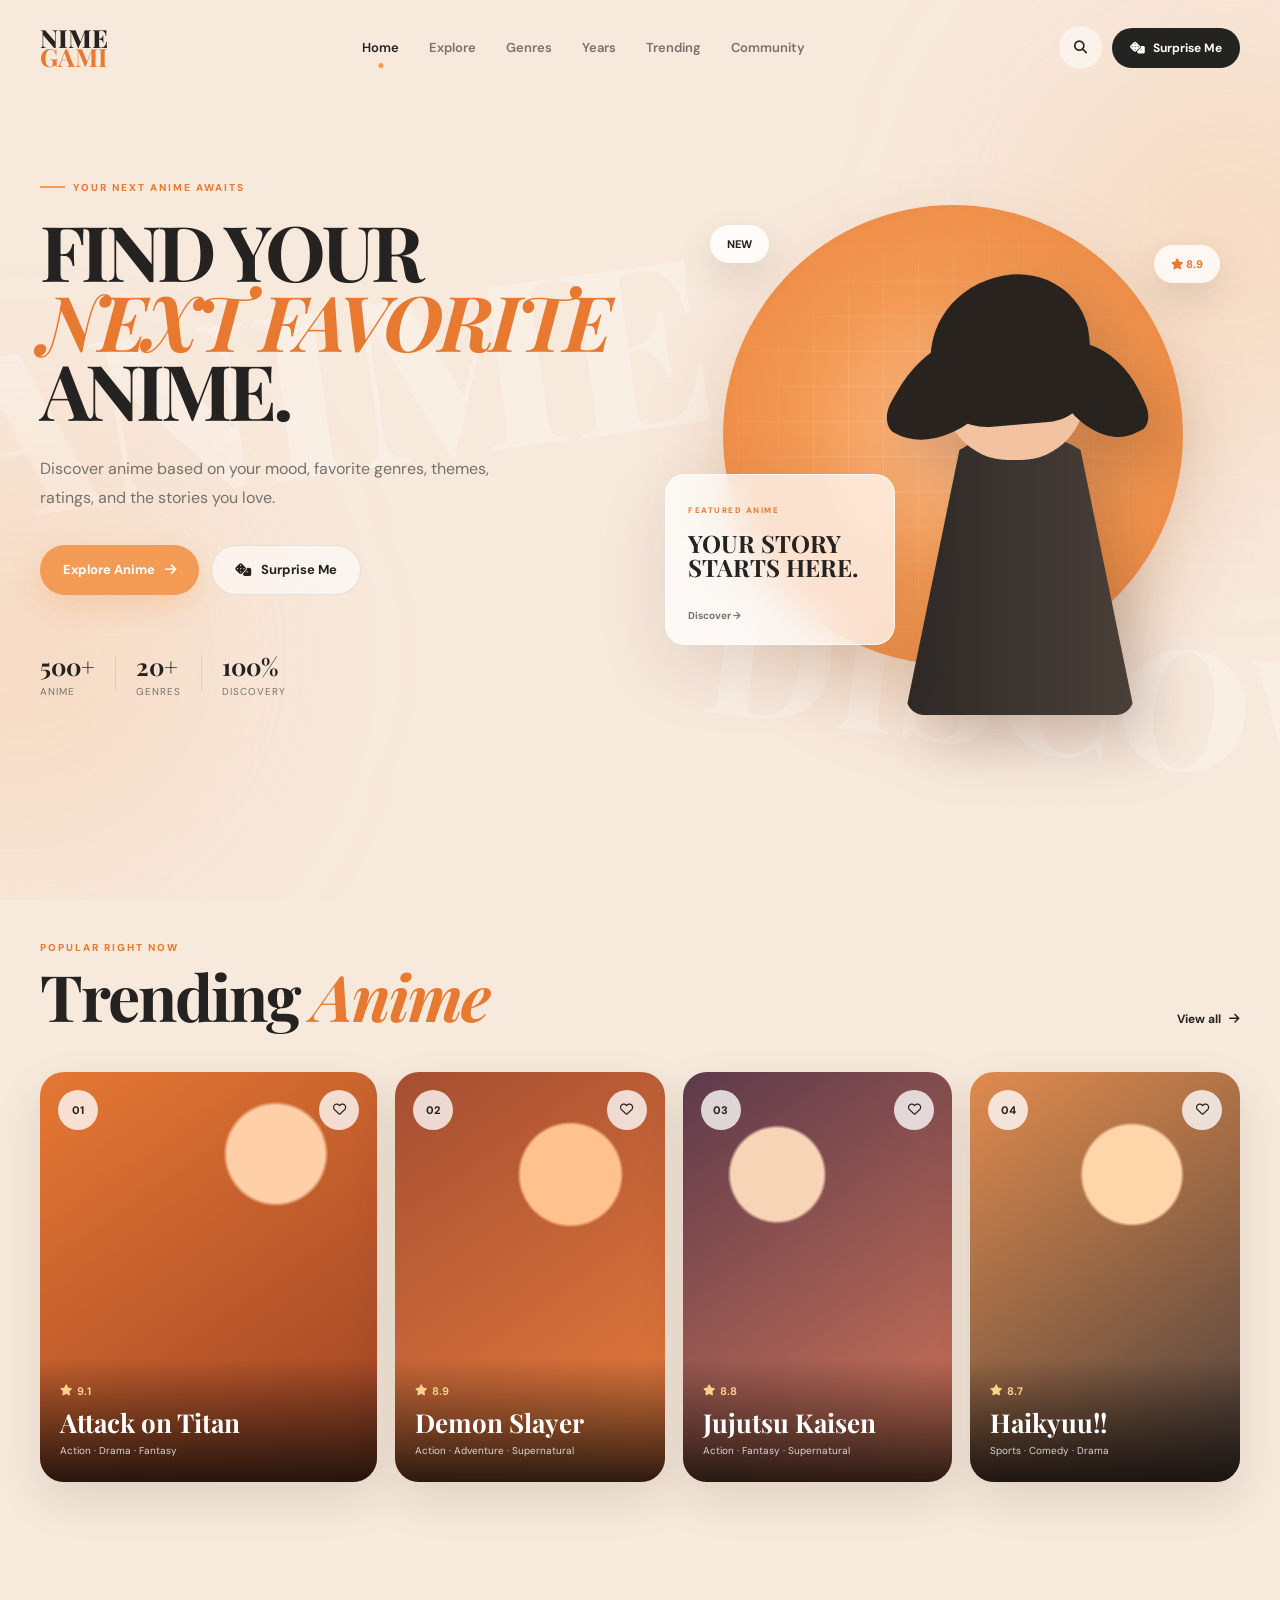
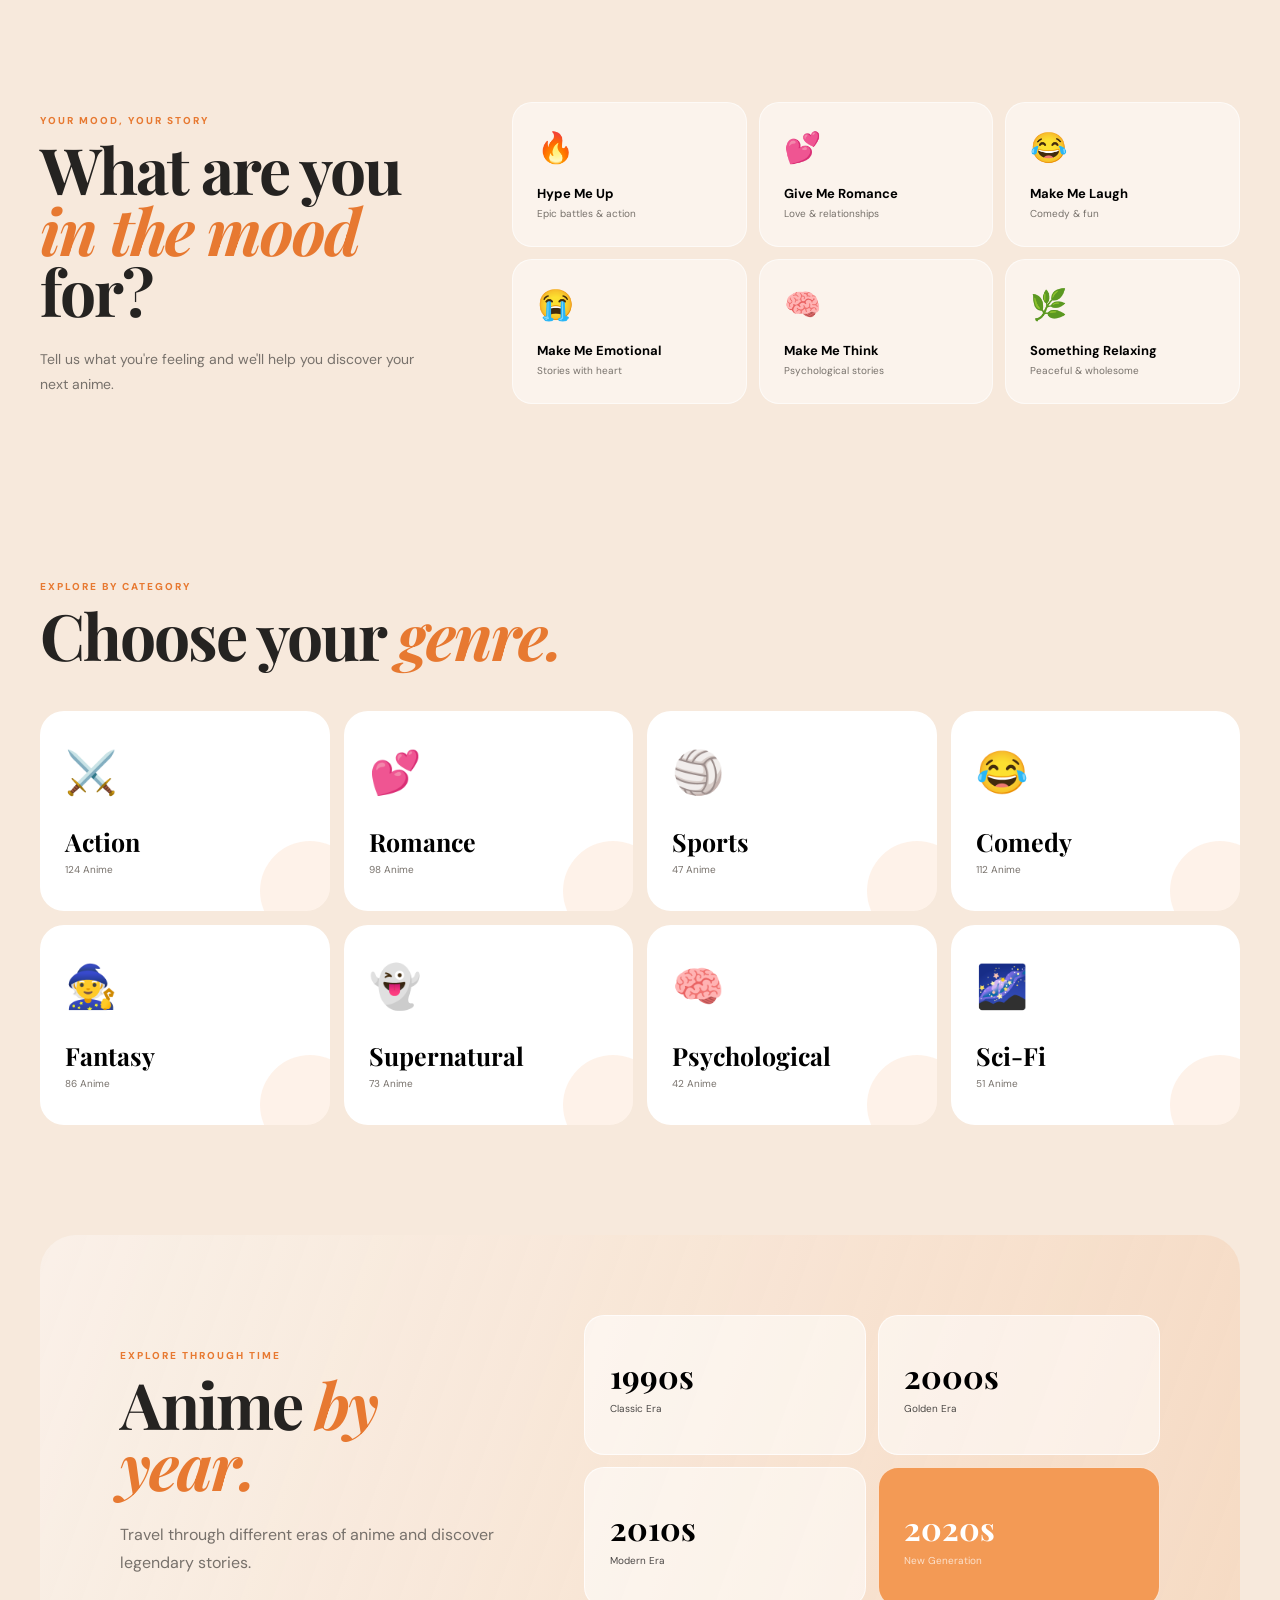
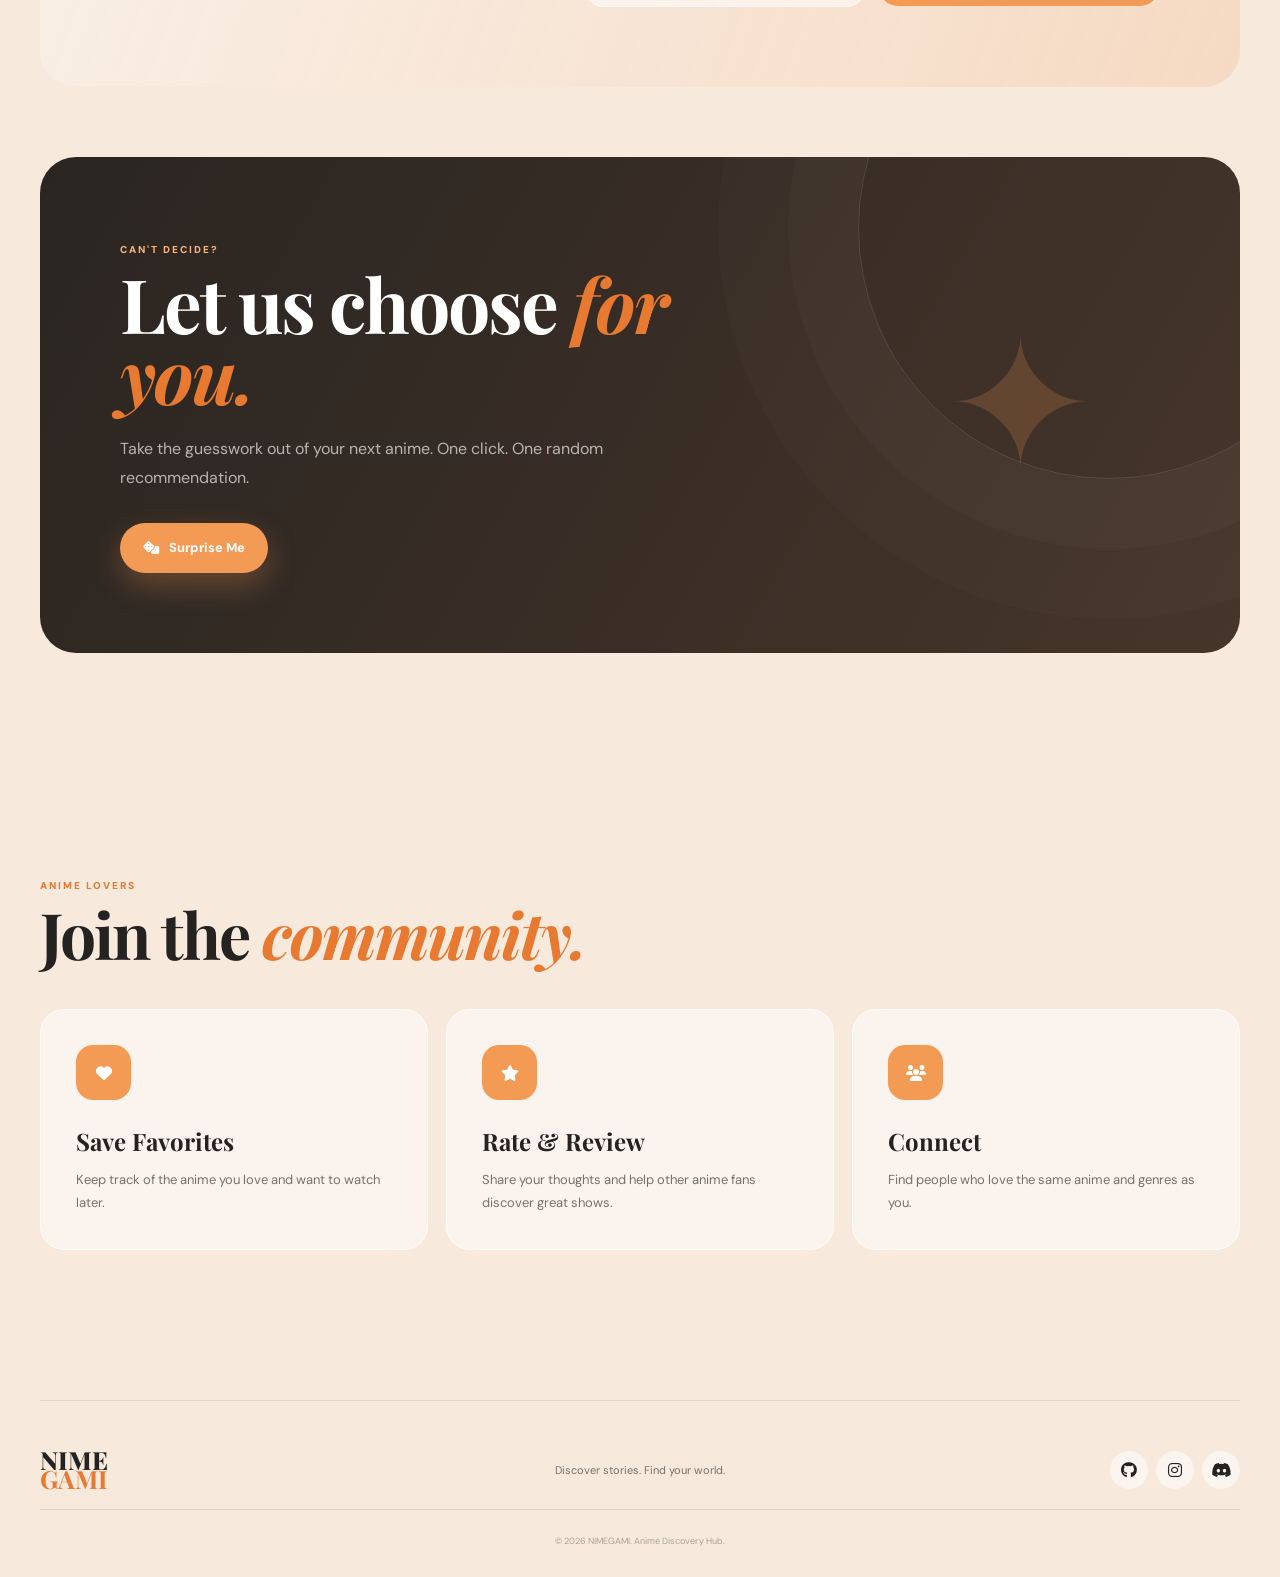
<file: index.html>
<!DOCTYPE html>
<html lang="en">
<head>
    <meta charset="UTF-8">
    <meta name="viewport" content="width=device-width, initial-scale=1.0">

    <title>NIMEGAMI — Anime Discovery Hub</title>

    <!-- Google Font -->
    <link rel="preconnect" href="https://fonts.googleapis.com">
    <link rel="preconnect" href="https://fonts.gstatic.com" crossorigin>
    <link href="https://fonts.googleapis.com/css2?family=DM+Sans:wght@400;500;600;700&family=Playfair+Display:wght@600;700;800&display=swap" rel="stylesheet">

    <!-- Icons -->
    <link rel="stylesheet"
          href="https://cdnjs.cloudflare.com/ajax/libs/font-awesome/6.5.2/css/all.min.css">

    <!-- CSS -->
    <link rel="stylesheet" href="style.css">
    <link rel="stylesheet" href="css/style.css">
</head>

<body>

    <!-- =========================================
         BACKGROUND DECORATION
    ========================================== -->

    <div class="background-decoration">
        <span class="manga-text">ANIME</span>
        <span class="manga-text manga-two">DISCOVER</span>
        <div class="orange-glow glow-one"></div>
        <div class="orange-glow glow-two"></div>
    </div>


    <!-- =========================================
         NAVIGATION
    ========================================== -->

    <header class="navbar">

        <a href="#home" class="logo">
            <span>NIME</span>
            <strong>GAMI</strong>
        </a>

        <nav class="nav-links">
            <a href="#home" class="active">Home</a>
            <a href="#explore">Explore</a>
            <a href="#genres">Genres</a>
            <a href="#years">Years</a>
            <a href="#trending">Trending</a>
            <a href="#community">Community</a>
        </nav>

        <div class="nav-actions">

            <button class="search-button" id="openSearch">
                <i class="fa-solid fa-magnifying-glass"></i>
            </button>

            <button class="surprise-nav" id="navSurprise">
                <i class="fa-solid fa-dice"></i>
                Surprise Me
            </button>

        </div>

    </header>


    <main>


        <!-- =========================================
             HERO SECTION
        ========================================== -->

        <section class="hero section" id="home">

            <div class="hero-content">

                <div class="hero-label">
                    <span></span>
                    YOUR NEXT ANIME AWAITS
                </div>

                <h1>
                    FIND YOUR
                    <span>NEXT FAVORITE</span>
                    ANIME.
                </h1>

                <p>
                    Discover anime based on your mood, favorite genres,
                    themes, ratings, and the stories you love.
                </p>

                <div class="hero-buttons">

                    <a href="#explore" class="primary-button">
                        Explore Anime
                        <i class="fa-solid fa-arrow-right"></i>
                    </a>

                    <button class="secondary-button" id="heroSurprise">
                        <i class="fa-solid fa-dice"></i>
                        Surprise Me
                    </button>

                </div>

                <div class="hero-stats">

                    <div class="stat">
                        <strong>500+</strong>
                        <span>Anime</span>
                    </div>

                    <div class="stat-line"></div>

                    <div class="stat">
                        <strong>20+</strong>
                        <span>Genres</span>
                    </div>

                    <div class="stat-line"></div>

                    <div class="stat">
                        <strong>100%</strong>
                        <span>Discovery</span>
                    </div>

                </div>

            </div>


            <!-- HERO ART -->

            <div class="hero-art">

                <div class="hero-circle"></div>

                <div class="hero-grid"></div>

                <div class="hero-card">

                    <span class="featured-label">
                        FEATURED ANIME
                    </span>

                    <h3>YOUR STORY<br>STARTS HERE.</h3>

                    <div class="hero-card-bottom">
                        <span>Discover →</span>
                    </div>

                </div>

                <!-- Decorative Anime Silhouette -->
                <div class="anime-silhouette">

                    <div class="character-head"></div>

                    <div class="character-hair hair-one"></div>
                    <div class="character-hair hair-two"></div>
                    <div class="character-hair hair-three"></div>

                    <div class="character-body"></div>

                </div>

                <div class="floating-tag tag-one">
                    <i class="fa-solid fa-star"></i>
                    8.9
                </div>

                <div class="floating-tag tag-two">
                    NEW
                </div>

            </div>

        </section>


        <!-- =========================================
             TRENDING SECTION
        ========================================== -->

        <section class="section trending-section" id="trending">

            <div class="section-heading">

                <div>
                    <span class="eyebrow">POPULAR RIGHT NOW</span>

                    <h2>
                        Trending <span>Anime</span>
                    </h2>
                </div>

                <a href="#explore" class="view-all">
                    View all
                    <i class="fa-solid fa-arrow-right"></i>
                </a>

            </div>


            <div class="anime-grid" id="trendingGrid">

                <!-- CARD 1 -->

                <article class="anime-card featured-anime">

                    <div class="anime-image image-one">

                        <div class="ranking">01</div>

                        <button class="favorite-btn">
                            <i class="fa-regular fa-heart"></i>
                        </button>

                        <div class="anime-overlay">

                            <div class="anime-rating">
                                <i class="fa-solid fa-star"></i>
                                9.1
                            </div>

                            <h3>Attack on Titan</h3>

                            <p>
                                Action · Drama · Fantasy
                            </p>

                        </div>

                    </div>

                </article>


                <!-- CARD 2 -->

                <article class="anime-card">

                    <div class="anime-image image-two">

                        <div class="ranking">02</div>

                        <button class="favorite-btn">
                            <i class="fa-regular fa-heart"></i>
                        </button>

                        <div class="anime-overlay">

                            <div class="anime-rating">
                                <i class="fa-solid fa-star"></i>
                                8.9
                            </div>

                            <h3>Demon Slayer</h3>

                            <p>
                                Action · Adventure · Supernatural
                            </p>

                        </div>

                    </div>

                </article>


                <!-- CARD 3 -->

                <article class="anime-card">

                    <div class="anime-image image-three">

                        <div class="ranking">03</div>

                        <button class="favorite-btn">
                            <i class="fa-regular fa-heart"></i>
                        </button>

                        <div class="anime-overlay">

                            <div class="anime-rating">
                                <i class="fa-solid fa-star"></i>
                                8.8
                            </div>

                            <h3>Jujutsu Kaisen</h3>

                            <p>
                                Action · Fantasy · Supernatural
                            </p>

                        </div>

                    </div>

                </article>


                <!-- CARD 4 -->

                <article class="anime-card">

                    <div class="anime-image image-four">

                        <div class="ranking">04</div>

                        <button class="favorite-btn">
                            <i class="fa-regular fa-heart"></i>
                        </button>

                        <div class="anime-overlay">

                            <div class="anime-rating">
                                <i class="fa-solid fa-star"></i>
                                8.7
                            </div>

                            <h3>Haikyuu!!</h3>

                            <p>
                                Sports · Comedy · Drama
                            </p>

                        </div>

                    </div>

                </article>

            </div>

        </section>


        <!-- =========================================
             MOOD SECTION
        ========================================== -->

        <section class="section mood-section">

            <div class="mood-intro">

                <span class="eyebrow">YOUR MOOD, YOUR STORY</span>

                <h2>
                    What are you
                    <span>in the mood</span>
                    for?
                </h2>

                <p>
                    Tell us what you're feeling and we'll help
                    you discover your next anime.
                </p>

            </div>


            <div class="mood-grid">

                <button class="mood-card" data-mood="hype">
                    <span class="mood-icon">🔥</span>
                    <strong>Hype Me Up</strong>
                    <small>Epic battles & action</small>
                </button>

                <button class="mood-card" data-mood="romance">
                    <span class="mood-icon">💕</span>
                    <strong>Give Me Romance</strong>
                    <small>Love & relationships</small>
                </button>

                <button class="mood-card" data-mood="funny">
                    <span class="mood-icon">😂</span>
                    <strong>Make Me Laugh</strong>
                    <small>Comedy & fun</small>
                </button>

                <button class="mood-card" data-mood="emotional">
                    <span class="mood-icon">😭</span>
                    <strong>Make Me Emotional</strong>
                    <small>Stories with heart</small>
                </button>

                <button class="mood-card" data-mood="thinking">
                    <span class="mood-icon">🧠</span>
                    <strong>Make Me Think</strong>
                    <small>Psychological stories</small>
                </button>

                <button class="mood-card" data-mood="relax">
                    <span class="mood-icon">🌿</span>
                    <strong>Something Relaxing</strong>
                    <small>Peaceful & wholesome</small>
                </button>

            </div>

        </section>


        <!-- =========================================
             GENRES SECTION
        ========================================== -->

        <section class="section genres-section" id="genres">

            <div class="section-heading">

                <div>

                    <span class="eyebrow">
                        EXPLORE BY CATEGORY
                    </span>

                    <h2>
                        Choose your
                        <span>genre.</span>
                    </h2>

                </div>

            </div>


            <div class="genre-grid">

                <button class="genre-card action">
                    <span>⚔️</span>
                    <strong>Action</strong>
                    <small>124 Anime</small>
                </button>

                <button class="genre-card romance">
                    <span>💕</span>
                    <strong>Romance</strong>
                    <small>98 Anime</small>
                </button>

                <button class="genre-card sports">
                    <span>🏐</span>
                    <strong>Sports</strong>
                    <small>47 Anime</small>
                </button>

                <button class="genre-card comedy">
                    <span>😂</span>
                    <strong>Comedy</strong>
                    <small>112 Anime</small>
                </button>

                <button class="genre-card fantasy">
                    <span>🧙</span>
                    <strong>Fantasy</strong>
                    <small>86 Anime</small>
                </button>

                <button class="genre-card supernatural">
                    <span>👻</span>
                    <strong>Supernatural</strong>
                    <small>73 Anime</small>
                </button>

                <button class="genre-card psychological">
                    <span>🧠</span>
                    <strong>Psychological</strong>
                    <small>42 Anime</small>
                </button>

                <button class="genre-card scifi">
                    <span>🌌</span>
                    <strong>Sci-Fi</strong>
                    <small>51 Anime</small>
                </button>

            </div>

        </section>


        <!-- =========================================
             YEAR SECTION
        ========================================== -->

        <section class="section years-section" id="years">

            <div class="year-content">

                <div>

                    <span class="eyebrow">
                        EXPLORE THROUGH TIME
                    </span>

                    <h2>
                        Anime
                        <span>by year.</span>
                    </h2>

                    <p>
                        Travel through different eras of anime
                        and discover legendary stories.
                    </p>

                </div>


                <div class="year-timeline">

                    <button class="year-item">
                        <strong>1990s</strong>
                        <span>Classic Era</span>
                    </button>

                    <button class="year-item">
                        <strong>2000s</strong>
                        <span>Golden Era</span>
                    </button>

                    <button class="year-item">
                        <strong>2010s</strong>
                        <span>Modern Era</span>
                    </button>

                    <button class="year-item active">
                        <strong>2020s</strong>
                        <span>New Generation</span>
                    </button>

                </div>

            </div>

        </section>


        <!-- =========================================
             SURPRISE SECTION
        ========================================== -->

        <section class="section surprise-section">

            <div class="surprise-box">

                <div class="surprise-decoration">
                    ✦
                </div>

                <div class="surprise-content">

                    <span class="eyebrow">
                        CAN'T DECIDE?
                    </span>

                    <h2>
                        Let us choose
                        <span>for you.</span>
                    </h2>

                    <p>
                        Take the guesswork out of your next anime.
                        One click. One random recommendation.
                    </p>

                    <button class="primary-button surprise-button"
                            id="surpriseButton">

                        <i class="fa-solid fa-dice"></i>
                        Surprise Me

                    </button>

                </div>

            </div>

        </section>


        <!-- =========================================
             COMMUNITY SECTION
        ========================================== -->

        <section class="section community-section" id="community">

            <div class="section-heading">

                <div>

                    <span class="eyebrow">
                        ANIME LOVERS
                    </span>

                    <h2>
                        Join the
                        <span>community.</span>
                    </h2>

                </div>

            </div>


            <div class="community-grid">

                <div class="community-card">

                    <div class="community-icon">
                        <i class="fa-solid fa-heart"></i>
                    </div>

                    <h3>Save Favorites</h3>

                    <p>
                        Keep track of the anime you love
                        and want to watch later.
                    </p>

                </div>


                <div class="community-card">

                    <div class="community-icon">
                        <i class="fa-solid fa-star"></i>
                    </div>

                    <h3>Rate & Review</h3>

                    <p>
                        Share your thoughts and help other
                        anime fans discover great shows.
                    </p>

                </div>


                <div class="community-card">

                    <div class="community-icon">
                        <i class="fa-solid fa-users"></i>
                    </div>

                    <h3>Connect</h3>

                    <p>
                        Find people who love the same anime
                        and genres as you.
                    </p>

                </div>

            </div>

        </section>


    </main>


    <!-- =========================================
         SEARCH MODAL
    ========================================== -->

    <div class="search-modal" id="searchModal">

        <div class="search-modal-content">

            <button class="close-search" id="closeSearch">
                <i class="fa-solid fa-xmark"></i>
            </button>

            <span class="eyebrow">
                FIND YOUR ANIME
            </span>

            <h2>
                What are you
                <span>looking for?</span>
            </h2>

            <div class="search-box">

                <i class="fa-solid fa-magnifying-glass"></i>

                <input
                    type="text"
                    id="searchInput"
                    placeholder="Search anime, genre, theme..."
                >

            </div>

            <div class="search-suggestions">

                <span>Try:</span>

                <button>Action</button>
                <button>Romance</button>
                <button>Sports</button>
                <button>Fantasy</button>
                <button>2024</button>

            </div>

        </div>

    </div>


    <!-- =========================================
         RECOMMENDATION MODAL
    ========================================== -->

    <div class="recommendation-modal" id="recommendationModal">

        <div class="recommendation-card">

            <button class="close-recommendation"
                    id="closeRecommendation">

                <i class="fa-solid fa-xmark"></i>

            </button>

            <span class="eyebrow">
                ✨ YOUR RANDOM PICK
            </span>

            <div class="recommendation-poster"
                 id="recommendationPoster">

                <div class="poster-placeholder">
                    NIMEGAMI
                </div>

            </div>

            <div class="recommendation-info">

                <h2 id="recommendationTitle">
                    Your Anime
                </h2>

                <div class="recommendation-meta"
                     id="recommendationMeta">

                    Action · Adventure · Fantasy

                </div>

                <div class="recommendation-rating">

                    <i class="fa-solid fa-star"></i>

                    <strong id="recommendationRating">
                        8.8
                    </strong>

                </div>

                <p id="recommendationDescription">
                    Discover something new today.
                </p>

                <button class="primary-button"
                        id="anotherRecommendation">

                    <i class="fa-solid fa-dice"></i>
                    Try Another

                </button>

            </div>

        </div>

    </div>


    <!-- =========================================
         FOOTER
    ========================================== -->

    <footer class="footer">

        <div class="footer-logo">
            <span>NIME</span>
            <strong>GAMI</strong>
        </div>

        <p>
            Discover stories. Find your world.
        </p>

        <div class="social-links">

            <a href="#">
                <i class="fa-brands fa-github"></i>
            </a>

            <a href="#">
                <i class="fa-brands fa-instagram"></i>
            </a>

            <a href="#">
                <i class="fa-brands fa-discord"></i>
            </a>

        </div>

        <div class="footer-bottom">
            © 2026 NIMEGAMI. Anime Discovery Hub.
        </div>

    </footer>


    <!-- JavaScript -->
    <script src="script.js"></script>

</body>
</html>
</file>
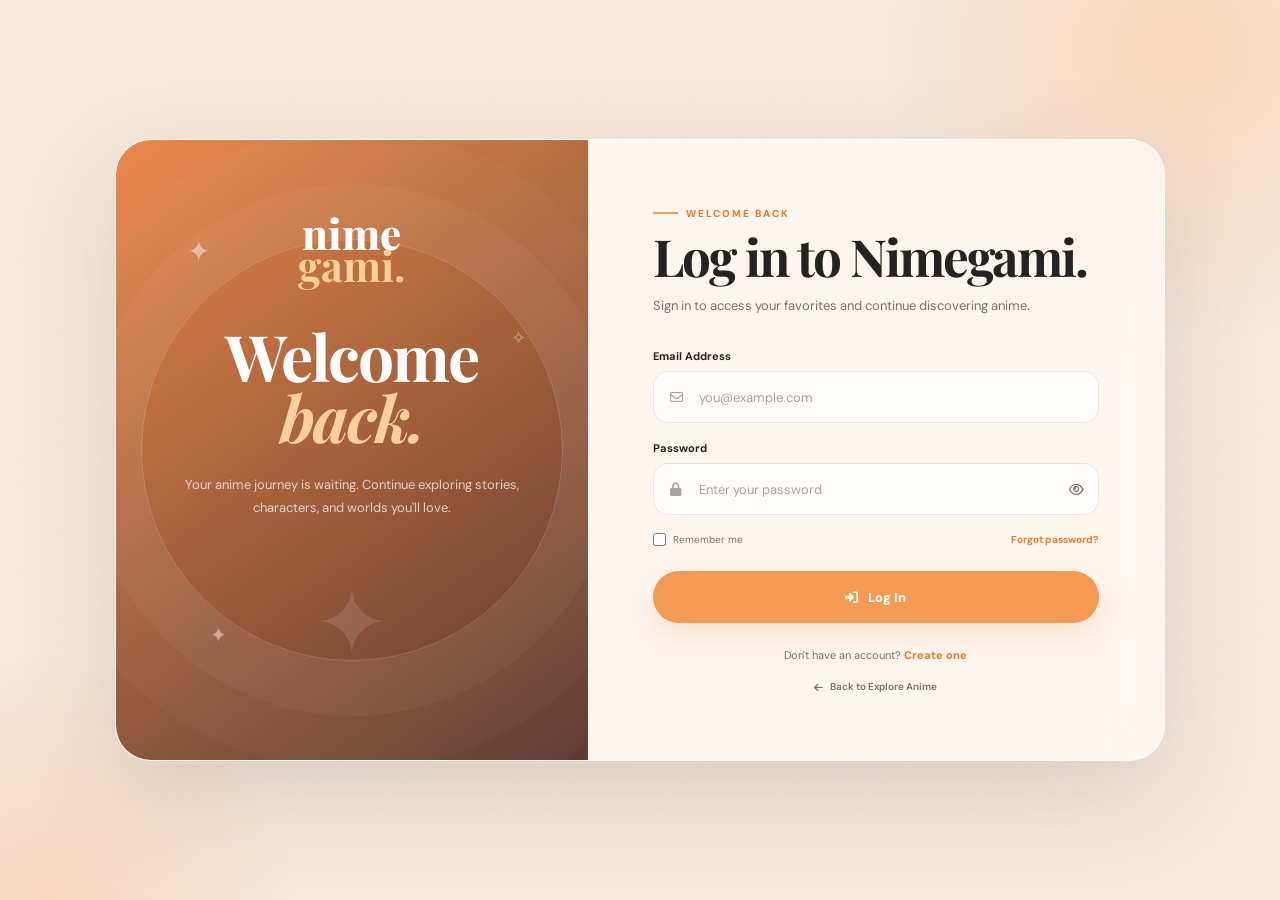
<file: login.html>
<!DOCTYPE html>
<html lang="en">

<head>
    <meta charset="UTF-8">

    <meta
        name="viewport"
        content="width=device-width, initial-scale=1.0"
    >

    <title>Login — Nimegami</title>

    <!-- Google Fonts -->
    <link rel="preconnect" href="https://fonts.googleapis.com">
    <link rel="preconnect" href="https://fonts.gstatic.com" crossorigin>

    <link
        href="https://fonts.googleapis.com/css2?family=DM+Sans:wght@400;500;600;700;800&family=Playfair+Display:ital,wght@0,600;0,700;0,800;1,600;1,700&display=swap"
        rel="stylesheet"
    >

    <!-- Font Awesome -->
    <link
        rel="stylesheet"
        href="https://cdnjs.cloudflare.com/ajax/libs/font-awesome/6.5.2/css/all.min.css"
    >

    <!-- Main CSS -->
    <link rel="stylesheet" href="css/style.css">


    <style>

        /* =====================================================
           LOGIN PAGE
        ===================================================== */

        .login-page {
            min-height: 100vh;

            display: flex;
            align-items: center;
            justify-content: center;

            padding: 40px 20px;

            position: relative;

            overflow: hidden;
        }


        /* =====================================================
           BACKGROUND GLOW
        ===================================================== */

        .login-page::before {
            content: "";

            position: absolute;

            width: 600px;
            height: 600px;

            top: -250px;
            right: -200px;

            border-radius: 50%;

            background:
                radial-gradient(
                    circle,
                    rgba(243,154,85,0.22),
                    transparent 70%
                );

            pointer-events: none;
        }


        .login-page::after {
            content: "";

            position: absolute;

            width: 500px;
            height: 500px;

            bottom: -250px;
            left: -200px;

            border-radius: 50%;

            background:
                radial-gradient(
                    circle,
                    rgba(231,121,49,0.16),
                    transparent 70%
                );

            pointer-events: none;
        }


        /* =====================================================
           MAIN CARD
        ===================================================== */

        .login-container {

            width: min(1050px, 100%);

            min-height: 620px;

            display: grid;

            grid-template-columns:
                0.9fr
                1.1fr;

            position: relative;

            z-index: 5;

            overflow: hidden;

            border-radius: 36px;

            background:
                rgba(255,250,245,0.78);

            border:
                1px solid rgba(255,255,255,0.75);

            backdrop-filter: blur(25px);

            box-shadow:
                0 35px 100px
                rgba(81,53,35,0.16);
        }


        /* =====================================================
           LEFT ART
        ===================================================== */

        .login-art {

            position: relative;

            min-height: 620px;

            display: flex;

            align-items: center;

            justify-content: center;

            overflow: hidden;

            background:
                linear-gradient(
                    145deg,
                    #e98748,
                    #5c3930
                );

            color: white;
        }


        /* Decorative circle */

        .login-art::before {

            content: "";

            position: absolute;

            width: 420px;
            height: 420px;

            border-radius: 50%;

            border:
                1px solid
                rgba(255,255,255,0.2);

            box-shadow:
                0 0 0 55px
                rgba(255,255,255,0.035),

                0 0 0 110px
                rgba(255,255,255,0.025),

                0 0 0 165px
                rgba(255,255,255,0.018);

            animation:
                loginFloat 8s ease-in-out infinite;
        }


        @keyframes loginFloat {

            0%,
            100% {
                transform:
                    scale(1)
                    rotate(0deg);
            }

            50% {
                transform:
                    scale(1.05)
                    rotate(4deg);
            }
        }


        /* =====================================================
           STARS
        ===================================================== */

        .login-star {

            position: absolute;

            color:
                rgba(255,255,255,0.45);

            animation:
                loginStarFloat
                4s ease-in-out infinite;
        }


        .login-star.one {

            top: 15%;
            left: 15%;

            font-size: 28px;
        }


        .login-star.two {

            top: 30%;
            right: 13%;

            font-size: 18px;

            animation-delay: 1s;
        }


        .login-star.three {

            bottom: 18%;
            left: 20%;

            font-size: 20px;

            animation-delay: 2s;
        }


        @keyframes loginStarFloat {

            0%,
            100% {
                transform:
                    translateY(0);

                opacity: 0.4;
            }

            50% {
                transform:
                    translateY(-12px);

                opacity: 0.9;
            }
        }


        /* =====================================================
           LEFT CONTENT
        ===================================================== */

        .login-art-content {

            width: 80%;

            position: relative;

            z-index: 3;

            text-align: center;
        }


        /* LOGO */

        .login-logo {

            display: inline-flex;

            flex-direction: column;

            font-family:
                "Playfair Display",
                serif;

            font-size: 42px;

            font-weight: 800;

            line-height: 0.75;
        }


        .login-logo span {
            color: white;
        }


        .login-logo strong {
            color: #ffd09d;
        }


        /* TITLE */

        .login-art-content h1 {

            margin-top: 45px;

            font-family:
                "Playfair Display",
                serif;

            font-size:
                clamp(40px,5vw,65px);

            line-height: 0.95;

            letter-spacing: -2px;
        }


        .login-art-content h1 span {

            display: block;

            color: #ffd09d;

            font-style: italic;
        }


        /* DESCRIPTION */

        .login-art-content p {

            max-width: 350px;

            margin:
                25px auto 0;

            color:
                rgba(255,255,255,0.72);

            font-size: 13px;

            line-height: 1.8;
        }


        /* SYMBOL */

        .login-symbol {

            margin-top: 45px;

            font-size: 90px;

            color:
                rgba(255,255,255,0.12);

            animation:
                loginSymbolFloat
                6s ease-in-out infinite;
        }


        @keyframes loginSymbolFloat {

            0%,
            100% {
                transform:
                    translateY(0)
                    rotate(0deg);
            }

            50% {
                transform:
                    translateY(-10px)
                    rotate(8deg);
            }
        }


        /* =====================================================
           RIGHT FORM
        ===================================================== */

        .login-form-side {

            padding:
                55px 65px;

            display: flex;

            flex-direction: column;

            justify-content: center;

            overflow-y: auto;
        }


        /* EYEBROW */

        .login-eyebrow {

            display: flex;

            align-items: center;

            gap: 8px;

            color:
                var(--orange-dark);

            font-size: 10px;

            font-weight: 800;

            letter-spacing: 2px;

            text-transform: uppercase;
        }


        .login-eyebrow span {

            width: 25px;
            height: 2px;

            background:
                var(--orange);
        }


        /* HEADING */

        .login-form-side h2 {

            margin-top: 12px;

            font-family:
                "Playfair Display",
                serif;

            font-size:
                clamp(40px,4vw,58px);

            line-height: 0.95;

            letter-spacing: -2px;
        }


        .login-subtitle {

            margin-top: 15px;

            color:
                var(--gray);

            font-size: 13px;

            line-height: 1.7;
        }


        /* =====================================================
           FORM
        ===================================================== */

        .login-form {

            margin-top: 32px;
        }


        .login-form-group {

            margin-bottom: 18px;
        }


        .login-form-group label {

            display: block;

            margin-bottom: 8px;

            font-size: 11px;

            font-weight: 700;
        }


        .login-input-wrapper {

            position: relative;
        }


        .login-input-wrapper > i {

            position: absolute;

            left: 17px;

            top: 50%;

            transform:
                translateY(-50%);

            color:
                var(--gray-light);

            font-size: 13px;

            pointer-events: none;
        }


        .login-input {

            width: 100%;

            height: 52px;

            padding:
                0 45px;

            border:
                1px solid var(--border);

            border-radius: 15px;

            outline: none;

            background:
                rgba(255,255,255,0.7);

            color:
                var(--black);

            font-size: 13px;

            transition:
                var(--transition);
        }


        .login-input::placeholder {

            color:
                var(--gray-light);
        }


        .login-input:focus {

            background:
                var(--white);

            border-color:
                var(--orange);

            box-shadow:
                0 0 0 4px
                rgba(243,154,85,0.10);
        }


        /* =====================================================
           PASSWORD BUTTON
        ===================================================== */

        .login-toggle-password {

            position: absolute;

            right: 15px;

            top: 50%;

            transform:
                translateY(-50%);

            background:
                transparent;

            color:
                var(--gray);

            font-size: 13px;
        }


        .login-toggle-password:hover {

            color:
                var(--orange-dark);
        }


        /* =====================================================
           OPTIONS
        ===================================================== */

        .login-options {

            display: flex;

            align-items: center;

            justify-content: space-between;

            margin-top: 5px;

            font-size: 10px;
        }


        .remember-me {

            display: flex;

            align-items: center;

            gap: 7px;

            color:
                var(--gray);

            cursor: pointer;
        }


        .remember-me input {

            accent-color:
                var(--orange);

            cursor: pointer;
        }


        .forgot-password {

            color:
                var(--orange-dark);

            font-weight: 700;
        }


        .forgot-password:hover {

            text-decoration: underline;
        }


        /* =====================================================
           LOGIN BUTTON
        ===================================================== */

        .login-button {

            width: 100%;

            height: 52px;

            margin-top: 25px;

            display: flex;

            align-items: center;

            justify-content: center;

            gap: 10px;

            border-radius: 100px;

            background:
                var(--orange);

            color:
                var(--white);

            font-size: 13px;

            font-weight: 800;

            box-shadow:
                0 12px 30px
                rgba(243,154,85,0.25);

            transition:
                var(--transition);
        }


        .login-button:hover {

            background:
                var(--orange-dark);

            transform:
                translateY(-3px);

            box-shadow:
                0 18px 35px
                rgba(243,154,85,0.32);
        }


        .login-button:active {

            transform:
                translateY(0);
        }


        /* =====================================================
           MESSAGE
        ===================================================== */

        .login-message {

            display: none;

            margin-bottom: 15px;

            padding:
                11px 14px;

            border-radius: 12px;

            font-size: 11px;

            line-height: 1.5;
        }


        .login-message.show {
            display: block;
        }


        .login-message.error {

            background:
                rgba(220,70,70,0.08);

            color:
                #b54444;

            border:
                1px solid
                rgba(220,70,70,0.12);
        }


        .login-message.success {

            background:
                rgba(60,160,100,0.08);

            color:
                #39865a;

            border:
                1px solid
                rgba(60,160,100,0.12);
        }


        /* =====================================================
           REGISTER LINK
        ===================================================== */

        .register-link {

            margin-top: 25px;

            text-align: center;

            color:
                var(--gray);

            font-size: 11px;
        }


        .register-link a {

            color:
                var(--orange-dark);

            font-weight: 800;
        }


        .register-link a:hover {
            text-decoration: underline;
        }


        /* =====================================================
           BACK TO EXPLORE
        ===================================================== */

        .login-back {

            display: flex;

            align-items: center;

            justify-content: center;

            gap: 7px;

            margin-top: 18px;

            color:
                var(--gray);

            font-size: 10px;

            font-weight: 600;

            transition:
                var(--transition);
        }


        .login-back:hover {

            color:
                var(--black);

            transform:
                translateX(-3px);
        }


        /* =====================================================
           TABLET
        ===================================================== */

        @media (max-width: 850px) {

            .login-container {

                grid-template-columns: 1fr;

                max-width: 600px;

                min-height: auto;
            }


            .login-art {

                min-height: 270px;

                padding:
                    45px 30px;
            }


            .login-art::before {

                width: 250px;
                height: 250px;
            }


            .login-art-content h1 {

                margin-top: 25px;

                font-size: 42px;
            }


            .login-art-content p {

                margin-top: 15px;
            }


            .login-symbol {
                display: none;
            }


            .login-form-side {

                padding:
                    45px 40px;
            }
        }


        /* =====================================================
           MOBILE
        ===================================================== */

        @media (max-width: 550px) {

            .login-page {
                padding: 15px;
            }


            .login-container {
                border-radius: 25px;
            }


            .login-art {

                min-height: 230px;

                padding:
                    35px 20px;
            }


            .login-logo {
                font-size: 32px;
            }


            .login-art-content h1 {

                margin-top: 22px;

                font-size: 34px;
            }


            .login-art-content p {
                display: none;
            }


            .login-form-side {

                padding:
                    35px 25px;
            }


            .login-form-side h2 {
                font-size: 38px;
            }


            .login-subtitle {
                font-size: 12px;
            }


            .login-input {
                height: 48px;
            }


            .login-options {
                font-size: 9px;
            }
        }


        /* =====================================================
           VERY SMALL PHONE
        ===================================================== */

        @media (max-width: 380px) {

            .login-form-side {

                padding:
                    30px 20px;
            }


            .login-form-side h2 {
                font-size: 34px;
            }


            .login-art {
                min-height: 210px;
            }


            .login-art-content h1 {
                font-size: 30px;
            }
        }

    </style>

</head>


<body>


    <!-- =====================================================
         LOGIN PAGE
    ===================================================== -->

    <main class="login-page">


        <div class="login-container">


            <!-- =================================================
                 LEFT ART
            ================================================= -->

            <section class="login-art">


                <!-- Decorative stars -->

                <span class="login-star one">✦</span>

                <span class="login-star two">✧</span>

                <span class="login-star three">✦</span>


                <div class="login-art-content">


                    <!-- Logo -->

                    <div class="login-logo">

                        <span>nime</span>

                        <strong>gami.</strong>

                    </div>


                    <h1>

                        Welcome
                        <span>back.</span>

                    </h1>


                    <p>

                        Your anime journey is waiting.
                        Continue exploring stories,
                        characters, and worlds you'll love.

                    </p>


                    <div class="login-symbol">
                        ✦
                    </div>


                </div>

            </section>


            <!-- =================================================
                 LOGIN FORM
            ================================================= -->

            <section class="login-form-side">


                <div class="login-eyebrow">

                    <span></span>

                    Welcome back

                </div>


                <h2>

                    Log in to
                    Nimegami.

                </h2>


                <p class="login-subtitle">

                    Sign in to access your favorites
                    and continue discovering anime.

                </p>


                <!-- Message -->

                <div
                    class="login-message"
                    id="loginMessage"
                ></div>


                <!-- FORM -->

                <form
                    class="login-form"
                    id="loginForm"
                >


                    <!-- EMAIL -->

                    <div class="login-form-group">

                        <label for="loginEmail">
                            Email Address
                        </label>


                        <div class="login-input-wrapper">

                            <i
                                class="fa-regular fa-envelope"
                            ></i>


                            <input
                                type="email"
                                id="loginEmail"
                                class="login-input"
                                placeholder="you@example.com"
                                autocomplete="email"
                                required
                            >

                        </div>

                    </div>


                    <!-- PASSWORD -->

                    <div class="login-form-group">

                        <label for="loginPassword">
                            Password
                        </label>


                        <div class="login-input-wrapper">

                            <i
                                class="fa-solid fa-lock"
                            ></i>


                            <input
                                type="password"
                                id="loginPassword"
                                class="login-input"
                                placeholder="Enter your password"
                                autocomplete="current-password"
                                required
                            >


                            <button
                                type="button"
                                class="login-toggle-password"
                                id="toggleLoginPassword"
                                aria-label="Show password"
                            >

                                <i
                                    class="fa-regular fa-eye"
                                ></i>

                            </button>

                        </div>

                    </div>


                    <!-- OPTIONS -->

                    <div class="login-options">


                        <label class="remember-me">

                            <input
                                type="checkbox"
                                id="rememberMe"
                            >

                            <span>
                                Remember me
                            </span>

                        </label>


                        <a
                            href="#"
                            class="forgot-password"
                            id="forgotPassword"
                        >
                            Forgot password?
                        </a>


                    </div>


                    <!-- LOGIN -->

                    <button
                        type="submit"
                        class="login-button"
                    >

                        <i
                            class="fa-solid fa-right-to-bracket"
                        ></i>

                        Log In

                    </button>


                </form>


                <!-- REGISTER -->

                <p class="register-link">

                    Don't have an account?

                    <a href="register.html">
                        Create one
                    </a>

                </p>


                <!-- BACK -->

                <a
                    href="explore.html"
                    class="login-back"
                >

                    <i
                        class="fa-solid fa-arrow-left"
                    ></i>

                    Back to Explore Anime

                </a>


            </section>

        </div>

    </main>


    <!-- LOGIN JS -->

    <script src="js/login.js"></script>

</body>

</html>
</file>
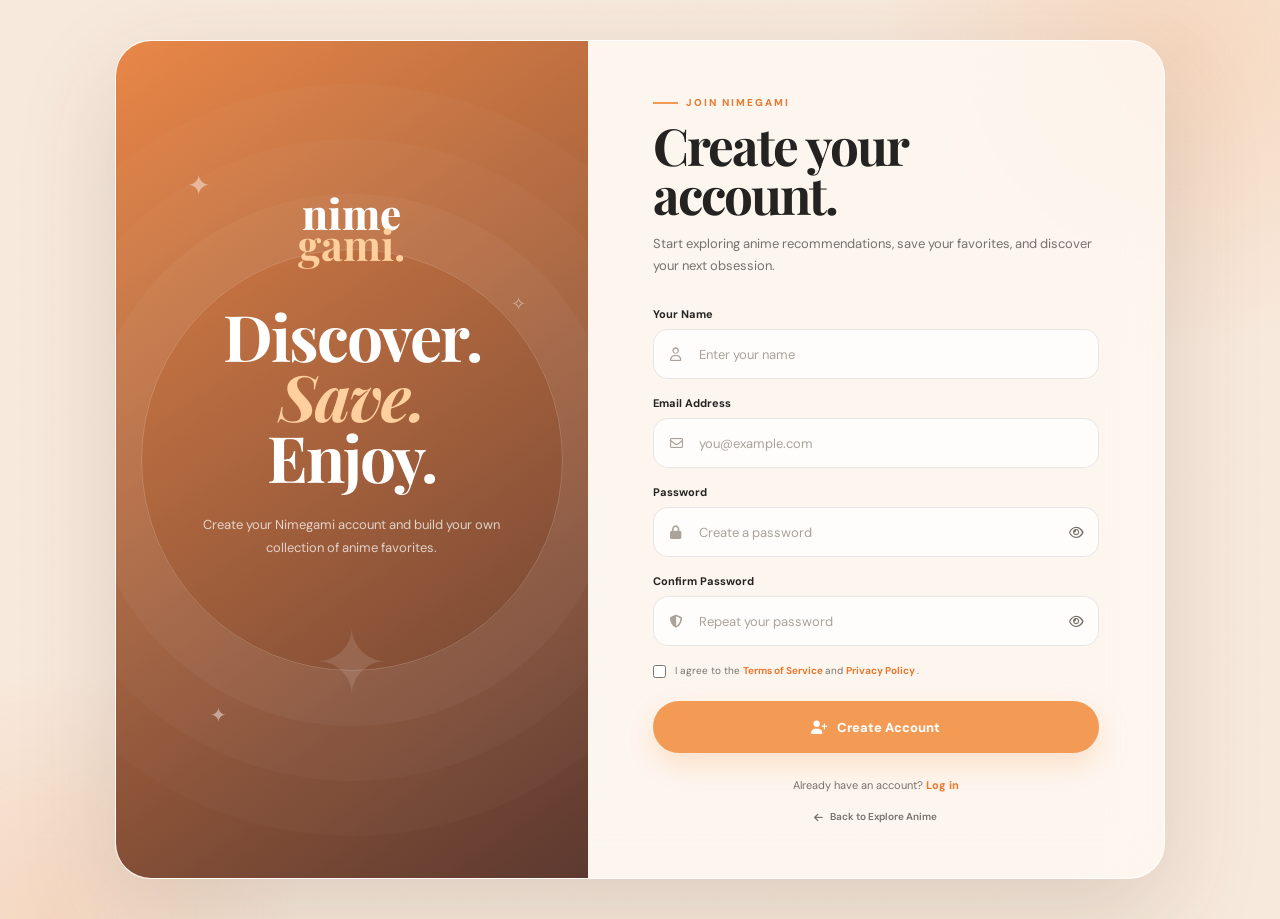
<file: register.html>
<!DOCTYPE html>
<html lang="en">
<head>
    <meta charset="UTF-8">

    <meta
        name="viewport"
        content="width=device-width, initial-scale=1.0"
    >

    <title>Join Nimegami — Create Account</title>

    <!-- Google Fonts -->
    <link rel="preconnect" href="https://fonts.googleapis.com">
    <link rel="preconnect" href="https://fonts.gstatic.com" crossorigin>

    <link
        href="https://fonts.googleapis.com/css2?family=DM+Sans:wght@400;500;600;700;800&family=Playfair+Display:ital,wght@0,600;0,700;0,800;1,600;1,700&display=swap"
        rel="stylesheet"
    >

    <!-- Icons -->
    <link
        rel="stylesheet"
        href="https://cdnjs.cloudflare.com/ajax/libs/font-awesome/6.5.2/css/all.min.css"
    >

    <!-- Main CSS -->
    <link rel="stylesheet" href="css/style.css">

    <style>
        /* =====================================================
           REGISTER PAGE
        ===================================================== */

        .register-page {
            min-height: 100vh;

            display: flex;
            align-items: center;
            justify-content: center;

            padding: 40px 20px;

            position: relative;
            overflow: hidden;
        }


        /* =====================================================
           BACKGROUND
        ===================================================== */

        .register-page::before {
            content: "";

            position: absolute;

            width: 600px;
            height: 600px;

            top: -250px;
            right: -200px;

            border-radius: 50%;

            background:
                radial-gradient(
                    circle,
                    rgba(243, 154, 85, 0.22),
                    transparent 70%
                );

            pointer-events: none;
        }


        .register-page::after {
            content: "";

            position: absolute;

            width: 500px;
            height: 500px;

            bottom: -250px;
            left: -200px;

            border-radius: 50%;

            background:
                radial-gradient(
                    circle,
                    rgba(231, 121, 49, 0.16),
                    transparent 70%
                );

            pointer-events: none;
        }


        /* =====================================================
           REGISTER CONTAINER
        ===================================================== */

        .register-container {
            width: min(1050px, 100%);

            min-height: 650px;

            display: grid;

            grid-template-columns:
                0.9fr
                1.1fr;

            position: relative;

            z-index: 5;

            overflow: hidden;

            border-radius: 36px;

            background:
                rgba(255, 250, 245, 0.78);

            border:
                1px solid rgba(255,255,255,0.75);

            backdrop-filter: blur(25px);

            box-shadow:
                0 35px 100px rgba(81, 53, 35, 0.16);
        }


        /* =====================================================
           LEFT SIDE
        ===================================================== */

        .register-art {
            position: relative;

            min-height: 650px;

            display: flex;
            align-items: center;
            justify-content: center;

            overflow: hidden;

            background:
                linear-gradient(
                    145deg,
                    #e98748,
                    #5c3930
                );

            color: white;
        }


        .register-art::before {
            content: "";

            position: absolute;

            width: 420px;
            height: 420px;

            border-radius: 50%;

            border:
                1px solid rgba(255,255,255,0.2);

            box-shadow:
                0 0 0 55px rgba(255,255,255,0.035),
                0 0 0 110px rgba(255,255,255,0.025),
                0 0 0 165px rgba(255,255,255,0.018);

            animation:
                registerFloat 8s ease-in-out infinite;
        }


        @keyframes registerFloat {

            0%,
            100% {
                transform:
                    scale(1)
                    rotate(0deg);
            }

            50% {
                transform:
                    scale(1.05)
                    rotate(4deg);
            }
        }


        /* =====================================================
           DECORATIVE STARS
        ===================================================== */

        .register-star {
            position: absolute;

            color: rgba(255,255,255,0.45);

            animation:
                starFloat 4s ease-in-out infinite;
        }


        .register-star.one {
            top: 15%;
            left: 15%;

            font-size: 28px;
        }


        .register-star.two {
            top: 30%;
            right: 13%;

            font-size: 18px;

            animation-delay: 1s;
        }


        .register-star.three {
            bottom: 18%;
            left: 20%;

            font-size: 20px;

            animation-delay: 2s;
        }


        @keyframes starFloat {

            0%,
            100% {
                transform: translateY(0);
                opacity: 0.4;
            }

            50% {
                transform: translateY(-12px);
                opacity: 0.9;
            }
        }


        /* =====================================================
           ART CONTENT
        ===================================================== */

        .register-art-content {
            width: 80%;

            position: relative;

            z-index: 3;

            text-align: center;
        }


        .register-logo {
            display: inline-flex;

            flex-direction: column;

            font-family:
                "Playfair Display",
                serif;

            font-size: 42px;

            font-weight: 800;

            line-height: 0.75;
        }


        .register-logo span {
            color: white;
        }


        .register-logo strong {
            color: #ffd09d;
        }


        .register-art-content h1 {
            margin-top: 45px;

            font-family:
                "Playfair Display",
                serif;

            font-size:
                clamp(40px, 5vw, 65px);

            line-height: 0.95;

            letter-spacing: -2px;
        }


        .register-art-content h1 span {
            display: block;

            color: #ffd09d;

            font-style: italic;
        }


        .register-art-content p {
            max-width: 350px;

            margin:
                25px auto 0;

            color:
                rgba(255,255,255,0.72);

            font-size: 13px;

            line-height: 1.8;
        }


        .anime-symbol {
            margin-top: 45px;

            font-size: 90px;

            color:
                rgba(255,255,255,0.12);

            animation:
                symbolFloat 6s ease-in-out infinite;
        }


        @keyframes symbolFloat {

            0%,
            100% {
                transform:
                    translateY(0)
                    rotate(0deg);
            }

            50% {
                transform:
                    translateY(-10px)
                    rotate(8deg);
            }
        }


        /* =====================================================
           RIGHT SIDE
        ===================================================== */

        .register-form-side {
            padding:
                55px 65px;

            display: flex;

            flex-direction: column;

            justify-content: center;

            overflow-y: auto;
        }


        .register-eyebrow {
            display: flex;

            align-items: center;

            gap: 8px;

            color:
                var(--orange-dark);

            font-size: 10px;

            font-weight: 800;

            letter-spacing: 2px;

            text-transform: uppercase;
        }


        .register-eyebrow span {
            width: 25px;
            height: 2px;

            background:
                var(--orange);
        }


        .register-form-side h2 {
            margin-top: 12px;

            font-family:
                "Playfair Display",
                serif;

            font-size:
                clamp(38px, 4vw, 55px);

            line-height: 0.95;

            letter-spacing: -2px;
        }


        .register-subtitle {
            margin-top: 15px;

            color:
                var(--gray);

            font-size: 13px;

            line-height: 1.7;
        }


        /* =====================================================
           FORM
        ===================================================== */

        .register-form {
            margin-top: 30px;
        }


        .form-group {
            margin-bottom: 17px;
        }


        .form-group label {
            display: block;

            margin-bottom: 8px;

            font-size: 11px;

            font-weight: 700;

            color:
                var(--black);
        }


        .input-wrapper {
            position: relative;
        }


        .input-wrapper > i {
            position: absolute;

            left: 17px;
            top: 50%;

            transform:
                translateY(-50%);

            color:
                var(--gray-light);

            font-size: 13px;

            pointer-events: none;
        }


        .form-input {
            width: 100%;

            height: 50px;

            padding:
                0 45px;

            border:
                1px solid var(--border);

            border-radius: 15px;

            outline: none;

            background:
                rgba(255,255,255,0.7);

            color:
                var(--black);

            font-size: 13px;

            transition:
                var(--transition);
        }


        .form-input::placeholder {
            color:
                var(--gray-light);
        }


        .form-input:focus {
            background:
                var(--white);

            border-color:
                var(--orange);

            box-shadow:
                0 0 0 4px
                rgba(243,154,85,0.10);
        }


        /* =====================================================
           SHOW PASSWORD
        ===================================================== */

        .toggle-password {
            position: absolute;

            right: 15px;
            top: 50%;

            transform:
                translateY(-50%);

            background: transparent;

            color:
                var(--gray);

            font-size: 13px;
        }


        .toggle-password:hover {
            color:
                var(--orange-dark);
        }


        /* =====================================================
           TERMS
        ===================================================== */

        .terms-row {
            display: flex;

            align-items: flex-start;

            gap: 9px;

            margin-top: 5px;

            font-size: 10px;

            color:
                var(--gray);

            line-height: 1.5;
        }


        .terms-row input {
            margin-top: 2px;

            accent-color:
                var(--orange);

            cursor: pointer;
        }


        .terms-row a {
            color:
                var(--orange-dark);

            font-weight: 700;
        }


        /* =====================================================
           CREATE ACCOUNT BUTTON
        ===================================================== */

        .register-button {
            width: 100%;

            height: 52px;

            margin-top: 23px;

            display: flex;

            align-items: center;
            justify-content: center;

            gap: 10px;

            border-radius: 100px;

            background:
                var(--orange);

            color:
                var(--white);

            font-size: 13px;

            font-weight: 800;

            box-shadow:
                0 12px 30px
                rgba(243,154,85,0.25);

            transition:
                var(--transition);
        }


        .register-button:hover {
            background:
                var(--orange-dark);

            transform:
                translateY(-3px);

            box-shadow:
                0 18px 35px
                rgba(243,154,85,0.32);
        }


        .register-button:active {
            transform:
                translateY(0);
        }


        /* =====================================================
           LOGIN LINK
        ===================================================== */

        .login-link {
            margin-top: 25px;

            text-align: center;

            color:
                var(--gray);

            font-size: 11px;
        }


        .login-link a {
            color:
                var(--orange-dark);

            font-weight: 800;
        }


        .login-link a:hover {
            text-decoration: underline;
        }


        /* =====================================================
           BACK TO EXPLORE
        ===================================================== */

        .back-explore {
            display: flex;

            align-items: center;
            justify-content: center;

            gap: 7px;

            margin-top: 18px;

            color:
                var(--gray);

            font-size: 10px;

            font-weight: 600;

            transition:
                var(--transition);
        }


        .back-explore:hover {
            color:
                var(--black);

            transform:
                translateX(-3px);
        }


        /* =====================================================
           SUCCESS / ERROR MESSAGE
        ===================================================== */

        .form-message {
            display: none;

            margin-bottom: 15px;

            padding: 11px 14px;

            border-radius: 12px;

            font-size: 11px;

            line-height: 1.5;
        }


        .form-message.show {
            display: block;
        }


        .form-message.error {
            background:
                rgba(220, 70, 70, 0.08);

            color:
                #b54444;

            border:
                1px solid rgba(220,70,70,0.12);
        }


        .form-message.success {
            background:
                rgba(60, 160, 100, 0.08);

            color:
                #39865a;

            border:
                1px solid rgba(60,160,100,0.12);
        }


        /* =====================================================
           TABLET
        ===================================================== */

        @media (max-width: 850px) {

            .register-container {
                grid-template-columns: 1fr;

                max-width: 600px;

                min-height: auto;
            }


            .register-art {
                min-height: 270px;

                padding: 45px 30px;
            }


            .register-art::before {
                width: 250px;
                height: 250px;
            }


            .register-art-content h1 {
                margin-top: 25px;

                font-size: 42px;
            }


            .register-art-content p {
                margin-top: 15px;
            }


            .anime-symbol {
                display: none;
            }


            .register-form-side {
                padding:
                    45px 40px;
            }
        }


        /* =====================================================
           MOBILE
        ===================================================== */

        @media (max-width: 550px) {

            .register-page {
                padding: 15px;
            }


            .register-container {
                border-radius: 25px;
            }


            .register-art {
                min-height: 230px;

                padding:
                    35px 20px;
            }


            .register-logo {
                font-size: 32px;
            }


            .register-art-content h1 {
                margin-top: 22px;

                font-size: 34px;
            }


            .register-art-content p {
                display: none;
            }


            .register-form-side {
                padding:
                    35px 25px;
            }


            .register-form-side h2 {
                font-size: 38px;
            }


            .register-subtitle {
                font-size: 12px;
            }


            .form-input {
                height: 48px;
            }
        }


        /* =====================================================
           VERY SMALL PHONE
        ===================================================== */

        @media (max-width: 380px) {

            .register-form-side {
                padding:
                    30px 20px;
            }


            .register-form-side h2 {
                font-size: 34px;
            }


            .register-art {
                min-height: 210px;
            }


            .register-art-content h1 {
                font-size: 30px;
            }
        }
    </style>
</head>


<body>

    <!-- =====================================================
         REGISTER PAGE
    ===================================================== -->

    <main class="register-page">

        <div class="register-container">


            <!-- =================================================
                 LEFT ART
            ================================================= -->

            <section class="register-art">

                <!-- Decorative stars -->

                <span class="register-star one">✦</span>
                <span class="register-star two">✧</span>
                <span class="register-star three">✦</span>


                <div class="register-art-content">

                    <!-- Logo -->

                    <div class="register-logo">
                        <span>nime</span>
                        <strong>gami.</strong>
                    </div>


                    <h1>
                        Discover.
                        <span>Save.</span>
                        Enjoy.
                    </h1>


                    <p>
                        Create your Nimegami account and
                        build your own collection of anime
                        favorites.
                    </p>


                    <div class="anime-symbol">
                        ✦
                    </div>

                </div>

            </section>


            <!-- =================================================
                 RIGHT FORM
            ================================================= -->

            <section class="register-form-side">

                <div class="register-eyebrow">
                    <span></span>
                    Join Nimegami
                </div>


                <h2>
                    Create your
                    account.
                </h2>


                <p class="register-subtitle">
                    Start exploring anime recommendations,
                    save your favorites, and discover your
                    next obsession.
                </p>


                <!-- Message -->

                <div
                    class="form-message"
                    id="formMessage"
                ></div>


                <!-- Form -->

                <form
                    class="register-form"
                    id="registerForm"
                >


                    <!-- NAME -->

                    <div class="form-group">

                        <label for="name">
                            Your Name
                        </label>

                        <div class="input-wrapper">

                            <i class="fa-regular fa-user"></i>

                            <input
                                type="text"
                                id="name"
                                class="form-input"
                                placeholder="Enter your name"
                                autocomplete="name"
                                required
                            >

                        </div>

                    </div>


                    <!-- EMAIL -->

                    <div class="form-group">

                        <label for="email">
                            Email Address
                        </label>

                        <div class="input-wrapper">

                            <i class="fa-regular fa-envelope"></i>

                            <input
                                type="email"
                                id="email"
                                class="form-input"
                                placeholder="you@example.com"
                                autocomplete="email"
                                required
                            >

                        </div>

                    </div>


                    <!-- PASSWORD -->

                    <div class="form-group">

                        <label for="password">
                            Password
                        </label>

                        <div class="input-wrapper">

                            <i class="fa-solid fa-lock"></i>

                            <input
                                type="password"
                                id="password"
                                class="form-input"
                                placeholder="Create a password"
                                autocomplete="new-password"
                                minlength="6"
                                required
                            >

                            <button
                                type="button"
                                class="toggle-password"
                                data-target="password"
                                aria-label="Show password"
                            >
                                <i class="fa-regular fa-eye"></i>
                            </button>

                        </div>

                    </div>


                    <!-- CONFIRM PASSWORD -->

                    <div class="form-group">

                        <label for="confirmPassword">
                            Confirm Password
                        </label>

                        <div class="input-wrapper">

                            <i class="fa-solid fa-shield-halved"></i>

                            <input
                                type="password"
                                id="confirmPassword"
                                class="form-input"
                                placeholder="Repeat your password"
                                autocomplete="new-password"
                                minlength="6"
                                required
                            >

                            <button
                                type="button"
                                class="toggle-password"
                                data-target="confirmPassword"
                                aria-label="Show password"
                            >
                                <i class="fa-regular fa-eye"></i>
                            </button>

                        </div>

                    </div>


                    <!-- TERMS -->

                    <label class="terms-row">

                        <input
                            type="checkbox"
                            id="terms"
                            required
                        >

                        <span>
                            I agree to the
                            <a href="#">
                                Terms of Service
                            </a>
                            and
                            <a href="#">
                                Privacy Policy
                            </a>.
                        </span>

                    </label>


                    <!-- CREATE ACCOUNT -->

                    <button
                        type="submit"
                        class="register-button"
                    >

                        <i class="fa-solid fa-user-plus"></i>

                        Create Account

                    </button>

                </form>


                <!-- LOGIN -->

                <p class="login-link">

                    Already have an account?

                    <a href="login.html">
                        Log in
                    </a>

                </p>


                <!-- BACK -->

                <a
                    href="explore.html"
                    class="back-explore"
                >

                    <i class="fa-solid fa-arrow-left"></i>

                    Back to Explore Anime

                </a>

            </section>

        </div>

    </main>


    <!-- =====================================================
         REGISTER JS
    ===================================================== -->

    <script src="js/register.js"></script>

</body>
</html>
</file>
<file: style.css>
/* =========================================================
   NIMEGAMI — ANIME DISCOVERY HUB
   STYLE.CSS
========================================================= */


/* =========================================================
   01. ROOT VARIABLES
========================================================= */

:root {
    --cream: #f7e9dc;
    --cream-light: #fffaf5;
    --cream-dark: #ead6c5;

    --orange: #f39a55;
    --orange-dark: #e77931;
    --orange-light: #ffb477;

    --black: #252321;
    --gray: #77716b;
    --gray-light: #aaa29b;

    --white: #ffffff;

    --border: rgba(37, 35, 33, 0.1);
    --glass: rgba(255, 255, 255, 0.55);

    --shadow:
        0 25px 70px rgba(81, 53, 35, 0.12);

    --radius-small: 14px;
    --radius: 24px;
    --radius-large: 36px;

    --transition: 0.35s cubic-bezier(0.22, 1, 0.36, 1);
}


/* =========================================================
   02. RESET
========================================================= */

* {
    margin: 0;
    padding: 0;
    box-sizing: border-box;
}

html {
    scroll-behavior: smooth;
}

body {
    font-family: "DM Sans", sans-serif;
    background: var(--cream);
    color: var(--black);
    overflow-x: hidden;
}

button,
input {
    font-family: inherit;
}

button {
    border: none;
    cursor: pointer;
}

a {
    color: inherit;
    text-decoration: none;
}


/* =========================================================
   03. BODY BACKGROUND
========================================================= */

body::before {
    content: "";
    position: fixed;
    inset: 0;

    background-image:
        linear-gradient(
            rgba(247, 233, 220, 0.82),
            rgba(247, 233, 220, 0.82)
        ),
        repeating-linear-gradient(
            135deg,
            transparent 0px,
            transparent 18px,
            rgba(37, 35, 33, 0.018) 19px,
            transparent 20px
        );

    pointer-events: none;
    z-index: -5;
}


/* =========================================================
   04. BACKGROUND DECORATION
========================================================= */

.background-decoration {
    position: fixed;
    inset: 0;
    pointer-events: none;
    overflow: hidden;
    z-index: -3;
}

.manga-text {
    position: absolute;

    top: 25%;
    left: -5%;

    font-family: "Playfair Display", serif;
    font-size: clamp(100px, 18vw, 300px);
    font-weight: 800;

    color: rgba(255, 255, 255, 0.28);

    transform: rotate(-8deg);
    user-select: none;
}

.manga-two {
    top: 65%;
    left: 55%;

    font-size: clamp(70px, 13vw, 220px);
    transform: rotate(7deg);
}

.orange-glow {
    position: absolute;

    width: 400px;
    height: 400px;

    background: rgba(243, 154, 85, 0.18);

    filter: blur(100px);
    border-radius: 50%;
}

.glow-one {
    top: 5%;
    right: -150px;
}

.glow-two {
    bottom: 5%;
    left: -180px;
}


/* =========================================================
   05. NAVBAR
========================================================= */

.navbar {
    width: min(1400px, calc(100% - 80px));
    margin: 0 auto;

    height: 95px;

    display: flex;
    align-items: center;
    justify-content: space-between;

    position: relative;
    z-index: 20;
}


/* LOGO */

.logo,
.footer-logo {
    display: flex;
    flex-direction: column;

    line-height: 0.75;

    font-family: "Playfair Display", serif;
    font-size: 25px;
    font-weight: 800;
}

.logo span,
.footer-logo span {
    color: var(--black);
}

.logo strong,
.footer-logo strong {
    color: var(--orange-dark);
}


/* NAV LINKS */

.nav-links {
    display: flex;
    align-items: center;
    gap: 30px;
}

.nav-links a {
    position: relative;

    font-size: 13px;
    font-weight: 600;

    color: var(--gray);

    transition: var(--transition);
}

.nav-links a:hover,
.nav-links a.active {
    color: var(--black);
}

.nav-links a.active::after {
    content: "";

    position: absolute;

    width: 5px;
    height: 5px;

    background: var(--orange);
    border-radius: 50%;

    bottom: -12px;
    left: 50%;

    transform: translateX(-50%);
}


/* NAV ACTIONS */

.nav-actions {
    display: flex;
    align-items: center;
    gap: 10px;
}

.search-button {
    width: 43px;
    height: 43px;

    border-radius: 50%;

    background: rgba(255, 255, 255, 0.5);

    color: var(--black);

    transition: var(--transition);
}

.search-button:hover {
    background: var(--white);
    transform: translateY(-2px);
}

.surprise-nav {
    display: flex;
    align-items: center;
    gap: 8px;

    padding: 12px 18px;

    background: var(--black);
    color: var(--white);

    border-radius: 100px;

    font-size: 12px;
    font-weight: 700;

    transition: var(--transition);
}

.surprise-nav:hover {
    background: var(--orange-dark);
    transform: translateY(-2px);
}


/* =========================================================
   06. GENERAL SECTION
========================================================= */

.section {
    width: min(1400px, calc(100% - 80px));
    margin: 0 auto;
    padding: 110px 0;
}


/* =========================================================
   07. HERO
========================================================= */

.hero {
    min-height: 650px;

    display: grid;
    grid-template-columns: 1fr 1fr;

    align-items: center;
    gap: 50px;

    padding-top: 60px;
}


/* HERO CONTENT */

.hero-content {
    position: relative;
    z-index: 4;
}

.hero-label,
.eyebrow {
    display: inline-flex;
    align-items: center;
    gap: 8px;

    font-size: 10px;
    font-weight: 800;

    letter-spacing: 2px;

    color: var(--orange-dark);
}

.hero-label span {
    width: 25px;
    height: 2px;

    background: var(--orange);
}


/* HERO TITLE */

.hero h1 {
    margin-top: 22px;

    max-width: 650px;

    font-family: "Playfair Display", serif;

    font-size: clamp(60px, 6vw, 100px);
    line-height: 0.91;

    letter-spacing: -4px;
}

.hero h1 span {
    display: block;
    color: var(--orange-dark);
    font-style: italic;
}


/* HERO DESCRIPTION */

.hero-content > p {
    max-width: 500px;

    margin-top: 30px;

    color: var(--gray);

    font-size: 16px;
    line-height: 1.8;
}


/* HERO BUTTONS */

.hero-buttons {
    display: flex;
    align-items: center;
    gap: 12px;

    margin-top: 32px;
}

.primary-button,
.secondary-button {
    min-height: 50px;

    padding: 0 23px;

    border-radius: 100px;

    display: inline-flex;
    align-items: center;
    justify-content: center;
    gap: 10px;

    font-size: 13px;
    font-weight: 700;

    transition: var(--transition);
}

.primary-button {
    background: var(--orange);
    color: var(--white);

    box-shadow:
        0 12px 30px rgba(243, 154, 85, 0.28);
}

.primary-button:hover {
    background: var(--orange-dark);
    transform: translateY(-3px);
    box-shadow:
        0 18px 35px rgba(243, 154, 85, 0.35);
}

.secondary-button {
    background: rgba(255, 255, 255, 0.55);
    color: var(--black);

    border: 1px solid var(--border);
}

.secondary-button:hover {
    background: var(--white);
    transform: translateY(-3px);
}


/* HERO STATS */

.hero-stats {
    display: flex;
    align-items: center;
    gap: 20px;

    margin-top: 55px;
}

.stat {
    display: flex;
    flex-direction: column;
    gap: 3px;
}

.stat strong {
    font-family: "Playfair Display", serif;
    font-size: 24px;
}

.stat span {
    color: var(--gray);
    font-size: 10px;
    text-transform: uppercase;
    letter-spacing: 1px;
}

.stat-line {
    width: 1px;
    height: 35px;
    background: var(--border);
}


/* =========================================================
   08. HERO ART
========================================================= */

.hero-art {
    height: 560px;

    position: relative;

    display: flex;
    align-items: center;
    justify-content: center;
}


/* CIRCLE */

.hero-circle {
    position: absolute;

    width: min(500px, 80%);
    aspect-ratio: 1;

    border-radius: 50%;

    background:
        radial-gradient(
            circle,
            #ffbd87 0%,
            var(--orange) 45%,
            #e9823c 100%
        );

    box-shadow:
        0 40px 80px rgba(181, 101, 43, 0.25);

    animation: floatCircle 7s ease-in-out infinite;
}

@keyframes floatCircle {
    0%,
    100% {
        transform: translateY(0);
    }

    50% {
        transform: translateY(-12px);
    }
}


/* GRID */

.hero-grid {
    position: absolute;

    width: 85%;
    height: 80%;

    background-image:
        linear-gradient(
            rgba(255,255,255,0.13) 1px,
            transparent 1px
        ),
        linear-gradient(
            90deg,
            rgba(255,255,255,0.13) 1px,
            transparent 1px
        );

    background-size: 35px 35px;

    mask-image: radial-gradient(
        circle,
        black 30%,
        transparent 75%
    );
}


/* HERO CARD */

.hero-card {
    position: absolute;

    left: 0;
    bottom: 70px;

    width: 230px;

    padding: 22px;

    border-radius: 20px;

    background: rgba(255, 255, 255, 0.72);
    backdrop-filter: blur(18px);

    border: 1px solid rgba(255,255,255,0.65);

    box-shadow: var(--shadow);

    z-index: 5;
}

.featured-label {
    font-size: 8px;
    font-weight: 800;
    letter-spacing: 1.5px;

    color: var(--orange-dark);
}

.hero-card h3 {
    margin-top: 13px;

    font-family: "Playfair Display", serif;
    font-size: 24px;
    line-height: 1;
}

.hero-card-bottom {
    margin-top: 30px;

    font-size: 10px;
    font-weight: 700;

    color: var(--gray);
}


/* =========================================================
   09. ANIME SILHOUETTE
========================================================= */

.anime-silhouette {
    position: absolute;

    width: 290px;
    height: 440px;

    right: 80px;
    bottom: 20px;

    z-index: 4;

    filter:
        drop-shadow(
            20px 25px 30px rgba(66, 36, 19, 0.25)
        );
}


/* HEAD */

.character-head {
    position: absolute;

    width: 145px;
    height: 160px;

    background: #f3c3a1;

    border-radius:
        48% 52% 45% 45%;

    left: 72px;
    top: 45px;

    z-index: 3;
}


/* HAIR */

.character-hair {
    position: absolute;

    background: #29231f;

    z-index: 5;
}

.hair-one {
    width: 160px;
    height: 150px;

    left: 60px;
    top: 20px;

    border-radius: 55% 45% 30% 35%;

    transform: rotate(-5deg);
}

.hair-two {
    width: 90px;
    height: 130px;

    left: 35px;
    top: 70px;

    border-radius: 70% 20% 80% 20%;

    transform: rotate(30deg);
}

.hair-three {
    width: 75px;
    height: 110px;

    right: 25px;
    top: 80px;

    border-radius: 20% 70% 20% 70%;

    transform: rotate(-25deg);
}


/* BODY */

.character-body {
    position: absolute;

    width: 230px;
    height: 280px;

    left: 35px;
    top: 180px;

    background:
        linear-gradient(
            90deg,
            #2e2927,
            #4a4039
        );

    border-radius:
        45% 45% 8% 8%;

    clip-path: polygon(
        25% 0,
        75% 0,
        100% 100%,
        0 100%
    );
}


/* =========================================================
   10. FLOATING TAGS
========================================================= */

.floating-tag {
    position: absolute;

    z-index: 8;

    padding: 12px 17px;

    border-radius: 100px;

    background: rgba(255,255,255,0.8);
    backdrop-filter: blur(15px);

    box-shadow: 0 15px 35px rgba(60, 40, 25, 0.12);

    font-size: 11px;
    font-weight: 800;

    animation: floating 4s ease-in-out infinite;
}

.tag-one {
    right: 20px;
    top: 90px;

    color: var(--orange-dark);
}

.tag-two {
    left: 45px;
    top: 70px;

    animation-delay: 1s;
}

@keyframes floating {
    0%,
    100% {
        transform: translateY(0);
    }

    50% {
        transform: translateY(-10px);
    }
}


/* =========================================================
   11. SECTION HEADINGS
========================================================= */

.section-heading {
    display: flex;
    align-items: end;
    justify-content: space-between;

    margin-bottom: 45px;
}

.section-heading h2,
.mood-intro h2,
.year-content h2,
.surprise-content h2 {
    margin-top: 10px;

    font-family: "Playfair Display", serif;

    font-size: clamp(42px, 5vw, 70px);

    line-height: 0.95;

    letter-spacing: -2px;
}

.section-heading h2 span,
.mood-intro h2 span,
.year-content h2 span,
.surprise-content h2 span {
    color: var(--orange-dark);
    font-style: italic;
}

.view-all {
    display: flex;
    align-items: center;
    gap: 8px;

    font-size: 12px;
    font-weight: 700;

    transition: var(--transition);
}

.view-all:hover {
    color: var(--orange-dark);
    transform: translateX(5px);
}


/* =========================================================
   12. ANIME GRID
========================================================= */

.anime-grid {
    display: grid;

    grid-template-columns:
        1.25fr
        1fr
        1fr
        1fr;

    gap: 18px;
}

.anime-card {
    min-width: 0;
}

.anime-image {
    height: 410px;

    position: relative;
    overflow: hidden;

    border-radius: var(--radius);

    background-color: var(--orange);

    background-size: cover;
    background-position: center;

    box-shadow:
        0 18px 45px rgba(61, 39, 24, 0.12);

    transition: var(--transition);
}


/* FAKE ANIME ART */

.image-one {
    background:
        radial-gradient(
            circle at 70% 20%,
            #ffd0a8 0 12%,
            transparent 13%
        ),
        linear-gradient(
            145deg,
            #e57834,
            #9c4224
        );
}

.image-two {
    background:
        radial-gradient(
            circle at 65% 25%,
            #ffc18e 0 14%,
            transparent 15%
        ),
        linear-gradient(
            145deg,
            #a64e32,
            #e67c3c
        );
}

.image-three {
    background:
        radial-gradient(
            circle at 35% 25%,
            #f8d4b6 0 13%,
            transparent 14%
        ),
        linear-gradient(
            145deg,
            #5d3a4b,
            #d27558
        );
}

.image-four {
    background:
        radial-gradient(
            circle at 60% 25%,
            #ffd5a9 0 14%,
            transparent 15%
        ),
        linear-gradient(
            145deg,
            #e08b4d,
            #4b403c
        );
}


/* IMAGE HOVER */

.anime-card:hover .anime-image {
    transform: translateY(-8px);
    box-shadow:
        0 30px 55px rgba(61, 39, 24, 0.18);
}


/* RANKING */

.ranking {
    position: absolute;

    top: 18px;
    left: 18px;

    width: 40px;
    height: 40px;

    display: grid;
    place-items: center;

    border-radius: 50%;

    background: rgba(255,255,255,0.78);
    backdrop-filter: blur(10px);

    font-size: 11px;
    font-weight: 800;
}


/* FAVORITE */

.favorite-btn {
    position: absolute;

    top: 18px;
    right: 18px;

    width: 40px;
    height: 40px;

    border-radius: 50%;

    background: rgba(255,255,255,0.78);
    backdrop-filter: blur(10px);

    transition: var(--transition);
}

.favorite-btn:hover {
    background: var(--white);
    transform: scale(1.1);
}

.favorite-btn.active {
    color: #e85d57;
}


/* ANIME OVERLAY */

.anime-overlay {
    position: absolute;

    inset: auto 0 0;

    padding: 25px 20px;

    color: white;

    background:
        linear-gradient(
            transparent,
            rgba(20, 14, 10, 0.88)
        );
}

.anime-overlay h3 {
    margin-top: 7px;

    font-family: "Playfair Display", serif;

    font-size: 26px;
}

.anime-overlay p {
    margin-top: 4px;

    font-size: 10px;

    opacity: 0.8;
}

.anime-rating {
    display: flex;
    align-items: center;
    gap: 5px;

    color: #ffd08a;

    font-size: 11px;
    font-weight: 700;
}


/* =========================================================
   13. MOOD SECTION
========================================================= */

.mood-section {
    display: grid;

    grid-template-columns: 0.7fr 1.3fr;

    gap: 80px;

    align-items: center;
}

.mood-intro p {
    max-width: 400px;

    margin-top: 25px;

    color: var(--gray);

    line-height: 1.8;
    font-size: 14px;
}

.mood-grid {
    display: grid;

    grid-template-columns: repeat(3, 1fr);

    gap: 12px;
}

.mood-card {
    padding: 24px;

    min-height: 145px;

    text-align: left;

    background: rgba(255,255,255,0.45);

    border: 1px solid rgba(255,255,255,0.6);

    border-radius: 20px;

    transition: var(--transition);
}

.mood-card:hover {
    background: var(--white);

    transform: translateY(-6px);

    box-shadow:
        0 20px 40px rgba(80, 50, 30, 0.1);
}

.mood-icon {
    display: block;

    font-size: 30px;

    margin-bottom: 18px;
}

.mood-card strong {
    display: block;

    font-size: 13px;
}

.mood-card small {
    display: block;

    margin-top: 5px;

    color: var(--gray);

    font-size: 10px;
}


/* =========================================================
   14. GENRE SECTION
========================================================= */

.genres-section {
    padding-top: 60px;
}

.genre-grid {
    display: grid;

    grid-template-columns: repeat(4, 1fr);

    gap: 14px;
}

.genre-card {
    min-height: 200px;

    padding: 25px;

    position: relative;

    overflow: hidden;

    text-align: left;

    border-radius: var(--radius);

    background: var(--white);

    transition: var(--transition);
}

.genre-card:hover {
    transform: translateY(-8px) rotate(-1deg);

    box-shadow:
        0 25px 50px rgba(67, 45, 30, 0.13);
}

.genre-card span {
    font-size: 42px;
}

.genre-card strong {
    display: block;

    margin-top: 25px;

    font-family: "Playfair Display", serif;

    font-size: 25px;
}

.genre-card small {
    display: block;

    margin-top: 5px;

    color: var(--gray);

    font-size: 10px;
}

.genre-card::after {
    content: "";

    position: absolute;

    width: 100px;
    height: 100px;

    border-radius: 50%;

    right: -30px;
    bottom: -30px;

    background: rgba(243,154,85,0.13);

    transition: var(--transition);
}

.genre-card:hover::after {
    transform: scale(1.8);
}


/* =========================================================
   15. YEAR SECTION
========================================================= */

.years-section {
    background:
        linear-gradient(
            110deg,
            rgba(255,255,255,0.35),
            rgba(243,154,85,0.18)
        );

    border-radius: var(--radius-large);

    padding: 80px;

    width: min(1400px, calc(100% - 80px));
}

.year-content {
    display: grid;

    grid-template-columns: 0.8fr 1.2fr;

    gap: 80px;

    align-items: center;
}

.year-content p {
    max-width: 400px;

    margin-top: 25px;

    color: var(--gray);

    line-height: 1.8;
}

.year-timeline {
    display: grid;

    grid-template-columns: repeat(2, 1fr);

    gap: 12px;
}

.year-item {
    min-height: 140px;

    padding: 25px;

    text-align: left;

    border-radius: 20px;

    background: rgba(255,255,255,0.55);

    border: 1px solid rgba(255,255,255,0.7);

    transition: var(--transition);
}

.year-item:hover,
.year-item.active {
    background: var(--orange);
    color: var(--white);

    transform: translateY(-5px);
}

.year-item strong {
    display: block;

    font-family: "Playfair Display", serif;

    font-size: 32px;
}

.year-item span {
    display: block;

    margin-top: 5px;

    font-size: 10px;

    opacity: 0.7;
}


/* =========================================================
   16. SURPRISE SECTION
========================================================= */

.surprise-section {
    padding-top: 70px;
}

.surprise-box {
    min-height: 430px;

    position: relative;

    overflow: hidden;

    display: flex;
    align-items: center;

    padding: 80px;

    border-radius: var(--radius-large);

    background:
        linear-gradient(
            120deg,
            #2a2521,
            #46352a
        );

    color: var(--white);
}

.surprise-box::before {
    content: "";

    position: absolute;

    width: 500px;
    height: 500px;

    right: -120px;
    top: -180px;

    border-radius: 50%;

    border: 1px solid rgba(255,255,255,0.12);
    box-shadow:
        0 0 0 70px rgba(255,255,255,0.02),
        0 0 0 140px rgba(255,255,255,0.015);
}

.surprise-content {
    position: relative;
    z-index: 2;

    max-width: 600px;
}

.surprise-content h2 {
    font-size: clamp(45px, 6vw, 75px);
}

.surprise-content p {
    max-width: 500px;

    margin: 25px 0 30px;

    color: rgba(255,255,255,0.65);

    line-height: 1.8;
}

.surprise-content .eyebrow {
    color: var(--orange-light);
}

.surprise-decoration {
    position: absolute;

    right: 12%;
    top: 50%;

    transform: translateY(-50%);

    font-size: 180px;

    color: rgba(243,154,85,0.2);

    animation: spinSlow 15s linear infinite;
}

@keyframes spinSlow {
    to {
        transform: translateY(-50%) rotate(360deg);
    }
}


/* =========================================================
   17. COMMUNITY
========================================================= */

.community-grid {
    display: grid;

    grid-template-columns: repeat(3, 1fr);

    gap: 18px;
}

.community-card {
    padding: 35px;

    background: rgba(255,255,255,0.48);

    border: 1px solid rgba(255,255,255,0.65);

    border-radius: var(--radius);

    transition: var(--transition);
}

.community-card:hover {
    background: var(--white);

    transform: translateY(-6px);

    box-shadow: var(--shadow);
}

.community-icon {
    width: 55px;
    height: 55px;

    display: grid;
    place-items: center;

    border-radius: 17px;

    background: var(--orange);

    color: var(--white);

    margin-bottom: 25px;
}

.community-card h3 {
    font-family: "Playfair Display", serif;

    font-size: 24px;
}

.community-card p {
    margin-top: 12px;

    color: var(--gray);

    font-size: 13px;
    line-height: 1.7;
}


/* =========================================================
   18. SEARCH MODAL
========================================================= */

.search-modal {
    position: fixed;

    inset: 0;

    z-index: 100;

    display: flex;
    align-items: center;
    justify-content: center;

    padding: 20px;

    background: rgba(32, 25, 20, 0.55);

    backdrop-filter: blur(12px);

    opacity: 0;
    visibility: hidden;

    transition:
        opacity 0.35s ease,
        visibility 0.35s ease;
}

.search-modal.show {
    opacity: 1;
    visibility: visible;
}


/* SEARCH MODAL CONTENT */

.search-modal-content {
    width: min(700px, 100%);

    padding: 55px;

    position: relative;

    background: var(--cream-light);

    border-radius: var(--radius-large);

    box-shadow:
        0 40px 100px rgba(0, 0, 0, 0.2);

    transform:
        translateY(20px)
        scale(0.96);

    transition:
        transform 0.4s
        cubic-bezier(0.22, 1, 0.36, 1);
}

.search-modal.show .search-modal-content {
    transform:
        translateY(0)
        scale(1);
}


/* SEARCH TITLE */

.search-modal-content h2 {
    margin: 12px 0 30px;

    font-family:
        "Playfair Display",
        serif;

    font-size:
        clamp(38px, 6vw, 60px);

    line-height: 1;
}

.search-modal-content h2 span {
    color: var(--orange-dark);
    font-style: italic;
}


/* CLOSE SEARCH */

.close-search {
    position: absolute;

    top: 20px;
    right: 20px;

    width: 40px;
    height: 40px;

    display: grid;
    place-items: center;

    border-radius: 50%;

    background:
        rgba(0, 0, 0, 0.05);

    color: var(--black);

    transition: var(--transition);
}

.close-search:hover {
    background: var(--black);

    color: var(--white);

    transform: rotate(90deg);
}


/* SEARCH BOX */

.search-box {
    display: flex;
    align-items: center;

    gap: 15px;

    padding: 18px 20px;

    background: var(--white);

    border-radius: 16px;

    border: 1px solid var(--border);
}

.search-box i {
    color: var(--gray);
}

.search-box input {
    width: 100%;

    border: none;
    outline: none;

    background: transparent;

    font-size: 14px;
}


/* SEARCH SUGGESTIONS */

.search-suggestions {
    display: flex;
    align-items: center;

    flex-wrap: wrap;

    gap: 8px;

    margin-top: 18px;

    font-size: 11px;
}

.search-suggestions span {
    color: var(--gray);
}

.search-suggestions button {
    padding: 8px 13px;

    border-radius: 100px;

    background: var(--cream);

    font-size: 10px;

    transition: var(--transition);
}

.search-suggestions button:hover {
    background: var(--orange);

    color: var(--white);
}


/* =========================================================
   19. RECOMMENDATION MODAL — FIXED / MERGED
========================================================= */

.recommendation-modal {
    position: fixed;

    inset: 0;

    z-index: 100;

    display: flex;

    align-items: center;
    justify-content: center;

    padding: 30px;

    background:
        rgba(32, 25, 20, 0.58);

    backdrop-filter: blur(14px);

    opacity: 0;
    visibility: hidden;

    transition:
        opacity 0.35s ease,
        visibility 0.35s ease;
}

.recommendation-modal.show {
    opacity: 1;

    visibility: visible;
}


/* =========================================================
   MAIN MODAL CARD
========================================================= */

.recommendation-card {
    width: min(900px, 100%);

    height:
        min(
            620px,
            calc(100vh - 60px)
        );

    max-height:
        calc(100vh - 60px);

    display: grid;

    grid-template-columns:
        330px minmax(0, 1fr);

    position: relative;

    overflow: hidden;

    background:
        var(--cream-light);

    border-radius: 30px;

    box-shadow:
        0 35px 100px rgba(0, 0, 0, 0.28);

    transform:
        translateY(25px)
        scale(0.96);

    transition:
        transform 0.4s
        cubic-bezier(0.22, 1, 0.36, 1);
}

.recommendation-modal.show
.recommendation-card {
    transform:
        translateY(0)
        scale(1);
}


/* =========================================================
   RECOMMENDATION POSTER
========================================================= */

.recommendation-poster {
    width: 100%;
    height: 100%;

    min-height: 0;

    position: relative;

    display: flex;

    align-items: center;
    justify-content: center;

    overflow: hidden;

    background:
        linear-gradient(
            145deg,
            #e98748,
            #5c3930
        );

    background-size: cover;

    background-position: center;
}


/* DECORATIVE CIRCLES */

.recommendation-poster::before {
    content: "";

    position: absolute;

    width: 330px;
    height: 330px;

    border-radius: 50%;

    border:
        1px solid
        rgba(255, 255, 255, 0.18);

    box-shadow:
        0 0 0 45px
        rgba(255, 255, 255, 0.035),

        0 0 0 90px
        rgba(255, 255, 255, 0.025),

        0 0 0 135px
        rgba(255, 255, 255, 0.018);

    animation:
        posterFloat
        8s
        ease-in-out
        infinite;
}

@keyframes posterFloat {

    0%,
    100% {
        transform:
            scale(1)
            rotate(0deg);
    }

    50% {
        transform:
            scale(1.05)
            rotate(3deg);
    }
}


/* POSTER SPARKLE */

.recommendation-poster::after {
    content: "✦";

    position: absolute;

    right: 25px;
    bottom: 20px;

    font-size: 100px;

    color:
        rgba(255, 255, 255, 0.08);

    transform:
        rotate(15deg);
}


/* POSTER TITLE */

.poster-placeholder {
    position: relative;

    z-index: 3;

    width: 80%;

    text-align: center;

    color:
        rgba(255, 255, 255, 0.92);

    font-family:
        "Playfair Display",
        serif;

    font-size:
        clamp(28px, 4vw, 48px);

    line-height: 1;

    font-weight: 800;

    text-shadow:
        0 10px 30px
        rgba(0, 0, 0, 0.18);

    transform:
        rotate(-5deg);
}


/* =========================================================
   RECOMMENDATION INFO
========================================================= */

.recommendation-info {
    min-width: 0;

    height: 100%;

    padding:
        55px 50px;

    overflow-y: auto;

    display: flex;

    flex-direction: column;

    justify-content: center;
}


/* CUSTOM SCROLLBAR */

.recommendation-info::-webkit-scrollbar {
    width: 5px;
}

.recommendation-info::-webkit-scrollbar-track {
    background: transparent;
}

.recommendation-info::-webkit-scrollbar-thumb {
    background: var(--orange);

    border-radius: 20px;
}


/* SMALL LABEL */

.recommendation-info .eyebrow {
    margin-bottom: 12px;
}


/* TITLE */

.recommendation-info h2 {
    margin: 0;

    max-width: 500px;

    font-family:
        "Playfair Display",
        serif;

    font-size:
        clamp(
            38px,
            4.5vw,
            62px
        );

    line-height: 0.95;

    letter-spacing: -2px;

    color: var(--black);
}


/* METADATA */

.recommendation-meta {
    margin-top: 16px;

    max-width: 500px;

    color: var(--gray);

    font-size: 12px;

    line-height: 1.7;
}


/* RATING */

.recommendation-rating {
    display: inline-flex;

    align-items: center;

    gap: 7px;

    margin-top: 22px;

    color: var(--orange-dark);

    font-size: 15px;

    font-weight: 800;
}

.recommendation-rating i {
    color: #e99a46;

    font-size: 17px;
}


/* DESCRIPTION */

.recommendation-info p {
    max-width: 500px;

    margin:
        22px 0
        28px;

    color: var(--gray);

    font-size: 14px;

    line-height: 1.8;
}


/* BUTTON */

.recommendation-info
.primary-button {
    width: fit-content;

    flex-shrink: 0;
}


/* =========================================================
   CLOSE RECOMMENDATION
========================================================= */

.close-recommendation {
    position: absolute;

    top: 18px;
    right: 18px;

    z-index: 20;

    width: 42px;
    height: 42px;

    display: grid;

    place-items: center;

    border-radius: 50%;

    background:
        rgba(255, 255, 255, 0.82);

    backdrop-filter: blur(10px);

    color: var(--black);

    box-shadow:
        0 8px 25px
        rgba(0, 0, 0, 0.08);

    transition: var(--transition);
}

.close-recommendation:hover {
    background: var(--black);

    color: var(--white);

    transform:
        rotate(90deg);
}


/* =========================================================
   RECOMMENDATION MODAL — TABLET
========================================================= */

@media (max-width: 900px) {

    .recommendation-card {
        width:
            min(
                760px,
                100%
            );

        height:
            min(
                580px,
                calc(100vh - 50px)
            );

        grid-template-columns:
            270px minmax(0, 1fr);
    }

    .recommendation-info {
        padding:
            40px 35px;
    }

    .recommendation-info h2 {
        font-size: 42px;
    }
}


/* =========================================================
   RECOMMENDATION MODAL — MOBILE
========================================================= */

@media (max-width: 650px) {

    .recommendation-modal {
        padding: 15px;
    }

    .recommendation-card {

        width: 100%;

        height:
            min(
                720px,
                calc(100vh - 30px)
            );

        max-height:
            calc(100vh - 30px);

        grid-template-columns: 1fr;

        grid-template-rows:
            230px minmax(0, 1fr);

        border-radius: 25px;
    }


    .recommendation-poster {
        height: 230px;
    }


    .recommendation-poster::before {
        width: 200px;

        height: 200px;
    }


    .poster-placeholder {
        font-size: 30px;
    }


    .recommendation-info {
        height: auto;

        padding:
            30px 25px;

        justify-content:
            flex-start;

        overflow-y: auto;
    }


    .recommendation-info h2 {
        font-size: 38px;

        letter-spacing: -1.5px;
    }


    .recommendation-meta {
        font-size: 11px;
    }


    .recommendation-info p {
        font-size: 13px;

        line-height: 1.7;
    }


    .recommendation-info
    .primary-button {
        width: 100%;
    }


    .close-recommendation {
        top: 12px;

        right: 12px;

        width: 38px;

        height: 38px;
    }
}


/* =========================================================
   VERY SMALL PHONES
========================================================= */

@media (max-width: 400px) {

    .recommendation-card {
        grid-template-rows:
            190px minmax(0, 1fr);
    }

    .recommendation-poster {
        height: 190px;
    }

    .recommendation-info {
        padding:
            25px 20px;
    }

    .recommendation-info h2 {
        font-size: 32px;
    }
}


/* =========================================================
   20. FOOTER
========================================================= */

.footer {
    width: min(1400px, calc(100% - 80px));

    margin: 40px auto 0;

    padding: 50px 0 30px;

    border-top: 1px solid var(--border);

    display: grid;

    grid-template-columns: 1fr 1fr 1fr;

    align-items: center;

    gap: 20px;
}

.footer p {
    text-align: center;

    color: var(--gray);

    font-size: 11px;
}

.social-links {
    display: flex;
    justify-content: flex-end;
    gap: 8px;
}

.social-links a {
    width: 38px;
    height: 38px;

    display: grid;
    place-items: center;

    border-radius: 50%;

    background: rgba(255,255,255,0.55);

    transition: var(--transition);
}

.social-links a:hover {
    background: var(--orange);
    color: white;

    transform: translateY(-3px);
}

.footer-bottom {
    grid-column: 1 / -1;

    padding-top: 25px;

    text-align: center;

    border-top: 1px solid var(--border);

    color: var(--gray-light);

    font-size: 9px;
}


/* =========================================================
   21. SCROLLBAR
========================================================= */

::-webkit-scrollbar {
    width: 8px;
}

::-webkit-scrollbar-track {
    background: var(--cream);
}

::-webkit-scrollbar-thumb {
    background: var(--orange);
    border-radius: 20px;
}

::-webkit-scrollbar-thumb:hover {
    background: var(--orange-dark);
}


/* =========================================================
   22. SELECTION
========================================================= */

::selection {
    background: var(--orange);
    color: white;
}


/* =========================================================
   23. RESPONSIVE — TABLET
========================================================= */

@media (max-width: 1100px) {

    .navbar,
    .section,
    .footer {
        width: min(100% - 40px, 900px);
    }

    .nav-links {
        gap: 16px;
    }

    .nav-links a {
        font-size: 11px;
    }

    .hero {
        grid-template-columns: 1fr 0.9fr;
    }

    .hero h1 {
        font-size: clamp(55px, 7vw, 75px);
    }

    .anime-silhouette {
        right: 20px;
        transform: scale(0.9);
    }

    .anime-grid {
        grid-template-columns: repeat(2, 1fr);
    }

    .anime-image {
        height: 390px;
    }

    .mood-section {
        grid-template-columns: 1fr;
        gap: 45px;
    }

    .genre-grid {
        grid-template-columns: repeat(4, 1fr);
    }

    .genre-card {
        min-height: 170px;
    }

    .year-content {
        grid-template-columns: 1fr;
    }
}


/* =========================================================
   24. RESPONSIVE — MOBILE
========================================================= */

@media (max-width: 760px) {

    .navbar,
    .section,
    .footer {
        width: calc(100% - 30px);
    }

    .navbar {
        height: 80px;
    }

    .nav-links {
        display: none;
    }

    .surprise-nav {
        display: none;
    }

    .hero {
        grid-template-columns: 1fr;

        padding-top: 50px;

        min-height: auto;
    }

    .hero h1 {
        font-size: clamp(52px, 15vw, 75px);
        letter-spacing: -3px;
    }

    .hero-content > p {
        font-size: 14px;
    }

    .hero-art {
        height: 480px;

        margin-top: 20px;
    }

    .hero-circle {
        width: 340px;
    }

    .anime-silhouette {
        right: 50%;
        transform: translateX(50%) scale(0.78);

        bottom: 0;
    }

    .hero-card {
        left: 0;
        bottom: 30px;

        transform: scale(0.85);
        transform-origin: left bottom;
    }

    .tag-one {
        right: 0;
    }

    .tag-two {
        left: 20px;
        top: 45px;
    }

    .hero-stats {
        margin-top: 40px;
    }

    .section {
        padding: 75px 0;
    }

    .section-heading {
        align-items: start;
        gap: 20px;
    }

    .section-heading h2,
    .mood-intro h2,
    .year-content h2,
    .surprise-content h2 {
        font-size: 45px;
    }

    .view-all {
        margin-top: 10px;
    }

    .anime-grid {
        grid-template-columns: 1fr;
    }

    .anime-image {
        height: 430px;
    }

    .mood-grid {
        grid-template-columns: repeat(2, 1fr);
    }

    .mood-card {
        min-height: 130px;
        padding: 18px;
    }

    .genre-grid {
        grid-template-columns: repeat(2, 1fr);
    }

    .genre-card {
        min-height: 165px;
    }

    .years-section {
        width: calc(100% - 30px);

        padding: 45px 25px;

        border-radius: 25px;
    }

    .year-timeline {
        grid-template-columns: 1fr 1fr;
    }

    .year-item {
        min-height: 120px;
        padding: 18px;
    }

    .year-item strong {
        font-size: 26px;
    }

    .surprise-box {
        padding: 45px 30px;
        min-height: 400px;
    }

    .surprise-decoration {
        font-size: 120px;

        right: -10px;
        top: 20%;
    }

    .community-grid {
        grid-template-columns: 1fr;
    }

    .footer {
        grid-template-columns: 1fr;

        text-align: center;
    }

    .footer-logo {
        align-items: center;
    }

    .footer p {
        text-align: center;
    }

    .social-links {
        justify-content: center;
    }

    .footer-bottom {
        grid-column: auto;
    }

    .search-modal-content {
        padding: 40px 25px;
    }

}


/* =========================================================
   25. EXTRA SMALL DEVICES
========================================================= */

@media (max-width: 430px) {

    .hero-buttons {
        flex-direction: column;
        align-items: stretch;
    }

    .primary-button,
    .secondary-button {
        width: 100%;
    }

    .hero-stats {
        gap: 12px;
    }

    .stat strong {
        font-size: 19px;
    }

    .stat span {
        font-size: 8px;
    }

    .mood-grid {
        grid-template-columns: 1fr;
    }

    .genre-grid {
        grid-template-columns: 1fr 1fr;
    }

    .genre-card {
        min-height: 145px;
    }

    .genre-card span {
        font-size: 32px;
    }

    .genre-card strong {
        font-size: 20px;
    }

    .year-timeline {
        grid-template-columns: 1fr;
    }

}
</file>
<file: css/style.css>
/* =========================================================
   NIMEGAMI — GLOBAL STYLE
   css/style.css
========================================================= */

/* =========================================================
   01. ROOT VARIABLES
========================================================= */

:root {
    --cream: #f7e9dc;
    --cream-light: #fffaf5;
    --cream-dark: #ead6c5;

    --orange: #f39a55;
    --orange-dark: #e77931;
    --orange-light: #ffb477;

    --black: #252321;
    --black-soft: #3b3530;

    --gray: #77716b;
    --gray-light: #aaa29b;

    --white: #ffffff;

    --green: #29483e;
    --green-light: #3d6255;

    --red: #e85d57;

    --border: rgba(37, 35, 33, 0.1);

    --glass: rgba(255, 255, 255, 0.55);

    --shadow:
        0 25px 70px rgba(81, 53, 35, 0.12);

    --shadow-heavy:
        0 35px 100px rgba(0, 0, 0, 0.2);

    --radius-small: 14px;
    --radius: 24px;
    --radius-large: 36px;

    --transition:
        0.35s cubic-bezier(0.22, 1, 0.36, 1);
}


/* =========================================================
   02. RESET
========================================================= */

* {
    margin: 0;
    padding: 0;
    box-sizing: border-box;
}

html {
    scroll-behavior: smooth;
}

body {
    min-height: 100vh;

    font-family:
        "DM Sans",
        Arial,
        sans-serif;

    background: var(--cream);
    color: var(--black);

    overflow-x: hidden;
}

button,
input,
textarea,
select {
    font-family: inherit;
}

button {
    border: none;
    outline: none;
    cursor: pointer;
}

input,
textarea,
select {
    outline: none;
}

a {
    color: inherit;
    text-decoration: none;
}

img {
    display: block;
    max-width: 100%;
}

ul,
ol {
    list-style: none;
}


/* =========================================================
   03. BODY BACKGROUND
========================================================= */

body::before {
    content: "";

    position: fixed;
    inset: 0;

    z-index: -10;

    pointer-events: none;

    background-image:
        linear-gradient(
            rgba(247, 233, 220, 0.82),
            rgba(247, 233, 220, 0.82)
        ),
        repeating-linear-gradient(
            135deg,
            transparent 0px,
            transparent 18px,
            rgba(37, 35, 33, 0.018) 19px,
            transparent 20px
        );
}


/* =========================================================
   04. BACKGROUND DECORATION
========================================================= */

.background-decoration {
    position: fixed;
    inset: 0;

    z-index: -5;

    overflow: hidden;
    pointer-events: none;
}

.manga-text {
    position: absolute;

    top: 25%;
    left: -5%;

    font-family: "Playfair Display", serif;

    font-size: clamp(
        100px,
        18vw,
        300px
    );

    font-weight: 800;

    color: rgba(255, 255, 255, 0.28);

    transform: rotate(-8deg);

    user-select: none;
}

.manga-two {
    top: 65%;
    left: 55%;

    font-size: clamp(
        70px,
        13vw,
        220px
    );

    transform: rotate(7deg);
}

.orange-glow {
    position: absolute;

    width: 400px;
    height: 400px;

    border-radius: 50%;

    background:
        rgba(243, 154, 85, 0.18);

    filter: blur(100px);
}

.glow-one {
    top: 5%;
    right: -150px;
}

.glow-two {
    bottom: 5%;
    left: -180px;
}


/* =========================================================
   05. CONTAINER
========================================================= */

.container {
    width: min(
        1400px,
        calc(100% - 80px)
    );

    margin: 0 auto;
}


/* =========================================================
   06. NAVBAR
========================================================= */

.navbar {
    width: min(
        1400px,
        calc(100% - 80px)
    );

    height: 95px;

    margin: 0 auto;

    display: flex;
    align-items: center;
    justify-content: space-between;

    position: relative;

    z-index: 50;
}


/* =========================================================
   LOGO
========================================================= */

.logo {
    display: flex;
    flex-direction: column;

    line-height: 0.75;

    font-family:
        "Playfair Display",
        serif;

    font-size: 25px;

    font-weight: 800;

    transition: var(--transition);
}

.logo:hover {
    transform: translateY(-2px);
}

.logo span {
    color: var(--black);
}

.logo strong {
    color: var(--orange-dark);
}


/* =========================================================
   NAV LINKS
========================================================= */

.nav-links {
    display: flex;
    align-items: center;

    gap: 30px;
}

.nav-links a {
    position: relative;

    color: var(--gray);

    font-size: 13px;
    font-weight: 600;

    transition: var(--transition);
}

.nav-links a:hover,
.nav-links a.active {
    color: var(--black);
}

.nav-links a.active::after {
    content: "";

    position: absolute;

    width: 5px;
    height: 5px;

    left: 50%;
    bottom: -12px;

    border-radius: 50%;

    background: var(--orange);

    transform: translateX(-50%);
}


/* =========================================================
   NAV ACTIONS
========================================================= */

.nav-actions {
    display: flex;
    align-items: center;

    gap: 10px;
}

.search-button {
    width: 43px;
    height: 43px;

    display: grid;
    place-items: center;

    border-radius: 50%;

    background:
        rgba(255, 255, 255, 0.5);

    color: var(--black);

    transition: var(--transition);
}

.search-button:hover {
    background: var(--white);

    transform:
        translateY(-2px);
}

.surprise-nav {
    display: flex;
    align-items: center;

    gap: 8px;

    padding:
        12px 18px;

    border-radius: 100px;

    background: var(--black);
    color: var(--white);

    font-size: 12px;
    font-weight: 700;

    transition: var(--transition);
}

.surprise-nav:hover {
    background: var(--orange-dark);

    transform:
        translateY(-2px);
}


/* =========================================================
   07. GENERAL SECTION
========================================================= */

.section {
    width: min(
        1400px,
        calc(100% - 80px)
    );

    margin: 0 auto;

    padding: 110px 0;
}


/* =========================================================
   08. HERO
========================================================= */

.hero {
    min-height: 650px;

    display: grid;

    grid-template-columns:
        1fr 1fr;

    align-items: center;

    gap: 50px;

    padding-top: 60px;
}

.hero-content {
    position: relative;

    z-index: 4;
}

.hero-label,
.eyebrow {
    display: inline-flex;
    align-items: center;

    gap: 8px;

    color: var(--orange-dark);

    font-size: 10px;
    font-weight: 800;

    letter-spacing: 2px;
}

.hero-label span {
    width: 25px;
    height: 2px;

    background: var(--orange);
}

.hero h1 {
    max-width: 650px;

    margin-top: 22px;

    font-family:
        "Playfair Display",
        serif;

    font-size:
        clamp(
            60px,
            6vw,
            100px
        );

    line-height: 0.91;

    letter-spacing: -4px;
}

.hero h1 span {
    display: block;

    color: var(--orange-dark);

    font-style: italic;
}

.hero-content > p {
    max-width: 500px;

    margin-top: 30px;

    color: var(--gray);

    font-size: 16px;

    line-height: 1.8;
}


/* =========================================================
   09. BUTTONS
========================================================= */

.hero-buttons {
    display: flex;
    align-items: center;

    gap: 12px;

    margin-top: 32px;
}

.primary-button,
.secondary-button {
    min-height: 50px;

    padding:
        0 23px;

    display: inline-flex;
    align-items: center;
    justify-content: center;

    gap: 10px;

    border-radius: 100px;

    font-size: 13px;
    font-weight: 700;

    transition: var(--transition);
}

.primary-button {
    background: var(--orange);

    color: var(--white);

    box-shadow:
        0 12px 30px
        rgba(243, 154, 85, 0.28);
}

.primary-button:hover {
    background: var(--orange-dark);

    transform:
        translateY(-3px);

    box-shadow:
        0 18px 35px
        rgba(243, 154, 85, 0.35);
}

.secondary-button {
    background:
        rgba(255, 255, 255, 0.55);

    color: var(--black);

    border:
        1px solid var(--border);
}

.secondary-button:hover {
    background: var(--white);

    transform:
        translateY(-3px);
}


/* =========================================================
   10. HERO STATS
========================================================= */

.hero-stats {
    display: flex;
    align-items: center;

    gap: 20px;

    margin-top: 55px;
}

.stat {
    display: flex;
    flex-direction: column;

    gap: 3px;
}

.stat strong {
    font-family:
        "Playfair Display",
        serif;

    font-size: 24px;
}

.stat span {
    color: var(--gray);

    font-size: 10px;

    text-transform: uppercase;

    letter-spacing: 1px;
}

.stat-line {
    width: 1px;
    height: 35px;

    background: var(--border);
}


/* =========================================================
   11. HERO ART
========================================================= */

.hero-art {
    height: 560px;

    position: relative;

    display: flex;

    align-items: center;
    justify-content: center;
}

.hero-circle {
    position: absolute;

    width: min(
        500px,
        80%
    );

    aspect-ratio: 1;

    border-radius: 50%;

    background:
        radial-gradient(
            circle,
            #ffbd87 0%,
            var(--orange) 45%,
            #e9823c 100%
        );

    box-shadow:
        0 40px 80px
        rgba(181, 101, 43, 0.25);

    animation:
        floatCircle 7s
        ease-in-out infinite;
}

@keyframes floatCircle {

    0%,
    100% {
        transform:
            translateY(0);
    }

    50% {
        transform:
            translateY(-12px);
    }
}

.hero-grid {
    position: absolute;

    width: 85%;
    height: 80%;

    background-image:
        linear-gradient(
            rgba(255, 255, 255, 0.13) 1px,
            transparent 1px
        ),
        linear-gradient(
            90deg,
            rgba(255, 255, 255, 0.13) 1px,
            transparent 1px
        );

    background-size: 35px 35px;

    mask-image:
        radial-gradient(
            circle,
            black 30%,
            transparent 75%
        );
}


/* =========================================================
   12. HERO FEATURE CARD
========================================================= */

.hero-card {
    position: absolute;

    left: 0;
    bottom: 70px;

    width: 230px;

    padding: 22px;

    z-index: 5;

    border-radius: 20px;

    background:
        rgba(255, 255, 255, 0.72);

    backdrop-filter:
        blur(18px);

    border:
        1px solid
        rgba(255, 255, 255, 0.65);

    box-shadow: var(--shadow);

    transition: var(--transition);
}

.hero-card:hover {
    transform:
        translateY(-5px);
}

.featured-label {
    color: var(--orange-dark);

    font-size: 8px;

    font-weight: 800;

    letter-spacing: 1.5px;
}

.hero-card h3 {
    margin-top: 13px;

    font-family:
        "Playfair Display",
        serif;

    font-size: 24px;

    line-height: 1;
}

.hero-card-bottom {
    margin-top: 30px;

    color: var(--gray);

    font-size: 10px;
    font-weight: 700;
}


/* =========================================================
   13. ANIME SILHOUETTE
========================================================= */

.anime-silhouette {
    position: absolute;

    width: 290px;
    height: 440px;

    right: 80px;
    bottom: 20px;

    z-index: 4;

    filter:
        drop-shadow(
            20px 25px 30px
            rgba(66, 36, 19, 0.25)
        );
}

.character-head {
    position: absolute;

    width: 145px;
    height: 160px;

    left: 72px;
    top: 45px;

    z-index: 3;

    background: #f3c3a1;

    border-radius:
        48% 52% 45% 45%;
}

.character-hair {
    position: absolute;

    z-index: 5;

    background: #29231f;
}

.hair-one {
    width: 160px;
    height: 150px;

    left: 60px;
    top: 20px;

    border-radius:
        55% 45% 30% 35%;

    transform:
        rotate(-5deg);
}

.hair-two {
    width: 90px;
    height: 130px;

    left: 35px;
    top: 70px;

    border-radius:
        70% 20% 80% 20%;

    transform:
        rotate(30deg);
}

.hair-three {
    width: 75px;
    height: 110px;

    right: 25px;
    top: 80px;

    border-radius:
        20% 70% 20% 70%;

    transform:
        rotate(-25deg);
}

.character-body {
    position: absolute;

    width: 230px;
    height: 280px;

    left: 35px;
    top: 180px;

    background:
        linear-gradient(
            90deg,
            #2e2927,
            #4a4039
        );

    border-radius:
        45% 45% 8% 8%;

    clip-path:
        polygon(
            25% 0,
            75% 0,
            100% 100%,
            0 100%
        );
}


/* =========================================================
   14. FLOATING TAGS
========================================================= */

.floating-tag {
    position: absolute;

    z-index: 8;

    padding:
        12px 17px;

    border-radius: 100px;

    background:
        rgba(255, 255, 255, 0.8);

    backdrop-filter:
        blur(15px);

    box-shadow:
        0 15px 35px
        rgba(60, 40, 25, 0.12);

    font-size: 11px;

    font-weight: 800;

    animation:
        floating 4s
        ease-in-out infinite;
}

.tag-one {
    right: 20px;
    top: 90px;

    color: var(--orange-dark);
}

.tag-two {
    left: 45px;
    top: 70px;

    animation-delay: 1s;
}

@keyframes floating {

    0%,
    100% {
        transform:
            translateY(0);
    }

    50% {
        transform:
            translateY(-10px);
    }
}


/* =========================================================
   15. SECTION HEADINGS
========================================================= */

.section-heading {
    display: flex;

    align-items: end;
    justify-content: space-between;

    gap: 20px;

    margin-bottom: 45px;
}

.section-heading h2,
.mood-intro h2,
.year-content h2,
.surprise-content h2 {
    margin-top: 10px;

    font-family:
        "Playfair Display",
        serif;

    font-size:
        clamp(
            42px,
            5vw,
            70px
        );

    line-height: 0.95;

    letter-spacing: -2px;
}

.section-heading h2 span,
.mood-intro h2 span,
.year-content h2 span,
.surprise-content h2 span {
    color: var(--orange-dark);

    font-style: italic;
}

.view-all {
    display: flex;
    align-items: center;

    gap: 8px;

    font-size: 12px;
    font-weight: 700;

    transition: var(--transition);
}

.view-all:hover {
    color: var(--orange-dark);

    transform:
        translateX(5px);
}


/* =========================================================
   16. ANIME GRID
========================================================= */

.anime-grid {
    display: grid;

    grid-template-columns:
        1.25fr
        1fr
        1fr
        1fr;

    gap: 18px;
}

.anime-card {
    min-width: 0;

    cursor: pointer;
}

.anime-image {
    height: 410px;

    position: relative;

    overflow: hidden;

    border-radius: var(--radius);

    background-color: var(--orange);

    background-size: cover;
    background-position: center;

    box-shadow:
        0 18px 45px
        rgba(61, 39, 24, 0.12);

    transition: var(--transition);
}

.anime-card:hover .anime-image {
    transform:
        translateY(-8px);

    box-shadow:
        0 30px 55px
        rgba(61, 39, 24, 0.18);
}


/* =========================================================
   17. ANIME IMAGE PLACEHOLDERS
========================================================= */

.image-one {
    background:
        radial-gradient(
            circle at 70% 20%,
            #ffd0a8 0 12%,
            transparent 13%
        ),
        linear-gradient(
            145deg,
            #e57834,
            #9c4224
        );
}

.image-two {
    background:
        radial-gradient(
            circle at 65% 25%,
            #ffc18e 0 14%,
            transparent 15%
        ),
        linear-gradient(
            145deg,
            #a64e32,
            #e67c3c
        );
}

.image-three {
    background:
        radial-gradient(
            circle at 35% 25%,
            #f8d4b6 0 13%,
            transparent 14%
        ),
        linear-gradient(
            145deg,
            #5d3a4b,
            #d27558
        );
}

.image-four {
    background:
        radial-gradient(
            circle at 60% 25%,
            #ffd5a9 0 14%,
            transparent 15%
        ),
        linear-gradient(
            145deg,
            #e08b4d,
            #4b403c
        );
}


/* =========================================================
   18. RANKING
========================================================= */

.ranking {
    position: absolute;

    top: 18px;
    left: 18px;

    width: 40px;
    height: 40px;

    display: grid;
    place-items: center;

    border-radius: 50%;

    background:
        rgba(255, 255, 255, 0.78);

    backdrop-filter:
        blur(10px);

    font-size: 11px;

    font-weight: 800;
}


/* =========================================================
   19. FAVORITE BUTTON
========================================================= */

.favorite-btn {
    position: absolute;

    top: 18px;
    right: 18px;

    width: 40px;
    height: 40px;

    display: grid;
    place-items: center;

    border-radius: 50%;

    background:
        rgba(255, 255, 255, 0.78);

    backdrop-filter:
        blur(10px);

    color: var(--black);

    transition: var(--transition);
}

.favorite-btn:hover {
    background: var(--white);

    transform:
        scale(1.1);
}

.favorite-btn.active {
    color: var(--red);

    transform:
        scale(1.08);
}


/* =========================================================
   20. ANIME OVERLAY
========================================================= */

.anime-overlay {
    position: absolute;

    inset: auto 0 0;

    padding:
        25px 20px;

    color: white;

    background:
        linear-gradient(
            transparent,
            rgba(20, 14, 10, 0.88)
        );
}

.anime-overlay h3 {
    margin-top: 7px;

    font-family:
        "Playfair Display",
        serif;

    font-size: 26px;
}

.anime-overlay p {
    margin-top: 4px;

    font-size: 10px;

    opacity: 0.8;
}

.anime-rating {
    display: flex;
    align-items: center;

    gap: 5px;

    color: #ffd08a;

    font-size: 11px;

    font-weight: 700;
}


/* =========================================================
   21. MOOD SECTION
========================================================= */

.mood-section {
    display: grid;

    grid-template-columns:
        0.7fr 1.3fr;

    gap: 80px;

    align-items: center;
}

.mood-intro p {
    max-width: 400px;

    margin-top: 25px;

    color: var(--gray);

    line-height: 1.8;

    font-size: 14px;
}

.mood-grid {
    display: grid;

    grid-template-columns:
        repeat(3, 1fr);

    gap: 12px;
}

.mood-card {
    min-height: 145px;

    padding: 24px;

    text-align: left;

    background:
        rgba(255, 255, 255, 0.45);

    border:
        1px solid
        rgba(255, 255, 255, 0.6);

    border-radius: 20px;

    transition: var(--transition);
}

.mood-card:hover {
    background: var(--white);

    transform:
        translateY(-6px);

    box-shadow:
        0 20px 40px
        rgba(80, 50, 30, 0.1);
}

.mood-icon {
    display: block;

    margin-bottom: 18px;

    font-size: 30px;
}

.mood-card strong {
    display: block;

    font-size: 13px;
}

.mood-card small {
    display: block;

    margin-top: 5px;

    color: var(--gray);

    font-size: 10px;
}


/* =========================================================
   22. GENRE SECTION
========================================================= */

.genres-section {
    padding-top: 60px;
}

.genre-grid {
    display: grid;

    grid-template-columns:
        repeat(4, 1fr);

    gap: 14px;
}

.genre-card {
    min-height: 200px;

    padding: 25px;

    position: relative;

    overflow: hidden;

    text-align: left;

    border-radius: var(--radius);

    background: var(--white);

    transition: var(--transition);
}

.genre-card:hover {
    transform:
        translateY(-8px)
        rotate(-1deg);

    box-shadow:
        0 25px 50px
        rgba(67, 45, 30, 0.13);
}

.genre-card span {
    font-size: 42px;
}

.genre-card strong {
    display: block;

    margin-top: 25px;

    font-family:
        "Playfair Display",
        serif;

    font-size: 25px;
}

.genre-card small {
    display: block;

    margin-top: 5px;

    color: var(--gray);

    font-size: 10px;
}

.genre-card::after {
    content: "";

    position: absolute;

    width: 100px;
    height: 100px;

    right: -30px;
    bottom: -30px;

    border-radius: 50%;

    background:
        rgba(243, 154, 85, 0.13);

    transition: var(--transition);
}

.genre-card:hover::after {
    transform:
        scale(1.8);
}


/* =========================================================
   23. YEARS SECTION
========================================================= */

.years-section {
    width: min(
        1400px,
        calc(100% - 80px)
    );

    margin: 0 auto;

    padding: 80px;

    border-radius: var(--radius-large);

    background:
        linear-gradient(
            110deg,
            rgba(255, 255, 255, 0.35),
            rgba(243, 154, 85, 0.18)
        );
}

.year-content {
    display: grid;

    grid-template-columns:
        0.8fr 1.2fr;

    gap: 80px;

    align-items: center;
}

.year-content p {
    max-width: 400px;

    margin-top: 25px;

    color: var(--gray);

    line-height: 1.8;
}

.year-timeline {
    display: grid;

    grid-template-columns:
        repeat(2, 1fr);

    gap: 12px;
}

.year-item {
    min-height: 140px;

    padding: 25px;

    text-align: left;

    border-radius: 20px;

    background:
        rgba(255, 255, 255, 0.55);

    border:
        1px solid
        rgba(255, 255, 255, 0.7);

    transition: var(--transition);
}

.year-item:hover,
.year-item.active {
    background: var(--orange);

    color: var(--white);

    transform:
        translateY(-5px);
}

.year-item strong {
    display: block;

    font-family:
        "Playfair Display",
        serif;

    font-size: 32px;
}

.year-item span {
    display: block;

    margin-top: 5px;

    font-size: 10px;

    opacity: 0.7;
}


/* =========================================================
   24. SURPRISE SECTION
========================================================= */

.surprise-section {
    padding-top: 70px;
}

.surprise-box {
    min-height: 430px;

    position: relative;

    overflow: hidden;

    display: flex;

    align-items: center;

    padding: 80px;

    border-radius: var(--radius-large);

    background:
        linear-gradient(
            120deg,
            #2a2521,
            #46352a
        );

    color: var(--white);
}

.surprise-box::before {
    content: "";

    position: absolute;

    width: 500px;
    height: 500px;

    right: -120px;
    top: -180px;

    border-radius: 50%;

    border:
        1px solid
        rgba(255, 255, 255, 0.12);

    box-shadow:
        0 0 0 70px
        rgba(255, 255, 255, 0.02),
        0 0 0 140px
        rgba(255, 255, 255, 0.015);
}

.surprise-content {
    position: relative;

    z-index: 2;

    max-width: 600px;
}

.surprise-content h2 {
    font-size:
        clamp(
            45px,
            6vw,
            75px
        );
}

.surprise-content p {
    max-width: 500px;

    margin:
        25px 0 30px;

    color:
        rgba(255, 255, 255, 0.65);

    line-height: 1.8;
}

.surprise-content .eyebrow {
    color: var(--orange-light);
}

.surprise-decoration {
    position: absolute;

    right: 12%;
    top: 50%;

    font-size: 180px;

    color:
        rgba(243, 154, 85, 0.2);

    transform:
        translateY(-50%);

    animation:
        spinSlow 15s
        linear infinite;
}

@keyframes spinSlow {

    to {
        transform:
            translateY(-50%)
            rotate(360deg);
    }
}


/* =========================================================
   25. COMMUNITY
========================================================= */

.community-grid {
    display: grid;

    grid-template-columns:
        repeat(3, 1fr);

    gap: 18px;
}

.community-card {
    padding: 35px;

    background:
        rgba(255, 255, 255, 0.48);

    border:
        1px solid
        rgba(255, 255, 255, 0.65);

    border-radius: var(--radius);

    transition: var(--transition);
}

.community-card:hover {
    background: var(--white);

    transform:
        translateY(-6px);

    box-shadow: var(--shadow);
}

.community-icon {
    width: 55px;
    height: 55px;

    display: grid;
    place-items: center;

    margin-bottom: 25px;

    border-radius: 17px;

    background: var(--orange);

    color: var(--white);
}

.community-card h3 {
    font-family:
        "Playfair Display",
        serif;

    font-size: 24px;
}

.community-card p {
    margin-top: 12px;

    color: var(--gray);

    font-size: 13px;

    line-height: 1.7;
}


/* =========================================================
   26. SEARCH MODAL
========================================================= */

.search-modal,
.recommendation-modal {
    position: fixed;

    inset: 0;

    z-index: 100;

    display: flex;

    align-items: center;
    justify-content: center;

    padding: 20px;

    background:
        rgba(32, 25, 20, 0.58);

    backdrop-filter:
        blur(14px);

    opacity: 0;
    visibility: hidden;

    transition:
        opacity 0.35s ease,
        visibility 0.35s ease;
}

.search-modal.show,
.recommendation-modal.show {
    opacity: 1;

    visibility: visible;
}


/* =========================================================
   SEARCH MODAL CONTENT
========================================================= */

.search-modal-content {
    width: min(
        700px,
        100%
    );

    padding: 55px;

    position: relative;

    background:
        var(--cream-light);

    border-radius:
        var(--radius-large);

    box-shadow:
        0 40px 100px
        rgba(0, 0, 0, 0.2);

    transform:
        translateY(20px)
        scale(0.96);

    transition: var(--transition);
}

.search-modal.show
.search-modal-content {
    transform:
        translateY(0)
        scale(1);
}

.search-modal-content h2 {
    margin:
        12px 0 30px;

    font-family:
        "Playfair Display",
        serif;

    font-size:
        clamp(
            38px,
            6vw,
            60px
        );

    line-height: 1;
}

.search-modal-content h2 span {
    color: var(--orange-dark);

    font-style: italic;
}


/* =========================================================
   CLOSE BUTTONS
========================================================= */

.close-search,
.close-recommendation {
    position: absolute;

    top: 20px;
    right: 20px;

    z-index: 20;

    width: 40px;
    height: 40px;

    display: grid;
    place-items: center;

    border-radius: 50%;

    background:
        rgba(255, 255, 255, 0.82);

    color: var(--black);

    transition: var(--transition);
}

.close-search:hover,
.close-recommendation:hover {
    background: var(--black);

    color: var(--white);

    transform:
        rotate(90deg);
}


/* =========================================================
   SEARCH BOX
========================================================= */

.search-box {
    display: flex;

    align-items: center;

    gap: 15px;

    padding:
        18px 20px;

    background: var(--white);

    border-radius: 16px;

    border:
        1px solid var(--border);
}

.search-box i {
    color: var(--gray);
}

.search-box input {
    width: 100%;

    border: none;

    background: transparent;

    color: var(--black);

    font-size: 14px;
}

.search-box input::placeholder {
    color: var(--gray-light);
}

.search-suggestions {
    display: flex;

    align-items: center;

    flex-wrap: wrap;

    gap: 8px;

    margin-top: 18px;

    font-size: 11px;
}

.search-suggestions span {
    color: var(--gray);
}

.search-suggestions button {
    padding:
        8px 13px;

    border-radius: 100px;

    background: var(--cream);

    font-size: 10px;

    transition: var(--transition);
}

.search-suggestions button:hover {
    background: var(--orange);

    color: var(--white);
}


/* =========================================================
   27. RECOMMENDATION MODAL
========================================================= */

.recommendation-card {
    width: min(
        900px,
        100%
    );

    height:
        min(
            620px,
            calc(100vh - 60px)
        );

    max-height:
        calc(100vh - 60px);

    display: grid;

    grid-template-columns:
        330px
        minmax(0, 1fr);

    position: relative;

    overflow: hidden;

    background:
        var(--cream-light);

    border-radius:
        30px;

    box-shadow:
        0 35px 100px
        rgba(0, 0, 0, 0.28);

    transform:
        translateY(25px)
        scale(0.96);

    transition:
        transform 0.4s
        cubic-bezier(
            0.22,
            1,
            0.36,
            1
        );
}

.recommendation-modal.show
.recommendation-card {
    transform:
        translateY(0)
        scale(1);
}


/* =========================================================
   RECOMMENDATION POSTER
========================================================= */

.recommendation-poster {
    width: 100%;
    height: 100%;

    min-height: 0;

    position: relative;

    display: flex;

    align-items: center;
    justify-content: center;

    overflow: hidden;

    background:
        linear-gradient(
            145deg,
            #e98748,
            #5c3930
        );

    background-size: cover;

    background-position: center;
}

.recommendation-poster::before {
    content: "";

    position: absolute;

    width: 330px;
    height: 330px;

    border-radius: 50%;

    border:
        1px solid
        rgba(255, 255, 255, 0.18);

    box-shadow:
        0 0 0 45px
        rgba(255, 255, 255, 0.035),
        0 0 0 90px
        rgba(255, 255, 255, 0.025),
        0 0 0 135px
        rgba(255, 255, 255, 0.018);

    animation:
        posterFloat 8s
        ease-in-out infinite;
}

@keyframes posterFloat {

    0%,
    100% {
        transform:
            scale(1)
            rotate(0deg);
    }

    50% {
        transform:
            scale(1.05)
            rotate(3deg);
    }
}

.recommendation-poster::after {
    content: "✦";

    position: absolute;

    right: 25px;
    bottom: 20px;

    font-size: 100px;

    color:
        rgba(255, 255, 255, 0.08);

    transform:
        rotate(15deg);
}

.poster-placeholder {
    position: relative;

    z-index: 3;

    width: 80%;

    text-align: center;

    color:
        rgba(255, 255, 255, 0.92);

    font-family:
        "Playfair Display",
        serif;

    font-size:
        clamp(
            28px,
            4vw,
            48px
        );

    line-height: 1;

    font-weight: 800;

    text-shadow:
        0 10px 30px
        rgba(0, 0, 0, 0.18);

    transform:
        rotate(-5deg);
}


/* =========================================================
   RECOMMENDATION INFO
========================================================= */

.recommendation-info {
    min-width: 0;

    height: 100%;

    padding:
        55px 50px;

    overflow-y: auto;

    display: flex;

    flex-direction: column;

    justify-content: center;
}

.recommendation-info::-webkit-scrollbar {
    width: 5px;
}

.recommendation-info::-webkit-scrollbar-track {
    background: transparent;
}

.recommendation-info::-webkit-scrollbar-thumb {
    background: var(--orange);

    border-radius: 20px;
}

.recommendation-info .eyebrow {
    margin-bottom: 12px;
}

.recommendation-info h2 {
    margin: 0;

    max-width: 500px;

    font-family:
        "Playfair Display",
        serif;

    font-size:
        clamp(
            38px,
            4.5vw,
            62px
        );

    line-height: 0.95;

    letter-spacing: -2px;

    color: var(--black);
}

.recommendation-meta {
    max-width: 500px;

    margin-top: 16px;

    color: var(--gray);

    font-size: 12px;

    line-height: 1.7;
}

.recommendation-rating {
    display: inline-flex;

    align-items: center;

    gap: 7px;

    margin-top: 22px;

    color: var(--orange-dark);

    font-size: 15px;

    font-weight: 800;
}

.recommendation-rating i {
    color: #e99a46;

    font-size: 17px;
}

.recommendation-info p {
    max-width: 500px;

    margin:
        22px 0 28px;

    color: var(--gray);

    font-size: 14px;

    line-height: 1.8;
}

.recommendation-info
.primary-button {
    width: fit-content;

    flex-shrink: 0;
}


/* =========================================================
   28. AUTH / LOGIN / REGISTER
========================================================= */

.auth-page {
    min-height: 100vh;

    display: flex;
    align-items: center;
    justify-content: center;

    padding: 40px 20px;

    background:
        linear-gradient(
            135deg,
            #29483e,
            #315c4e,
            #213c34
        );

    position: relative;

    overflow: hidden;
}


/* Decorative circles */

.auth-page::before,
.auth-page::after {
    content: "";

    position: absolute;

    border-radius: 50%;

    pointer-events: none;
}

.auth-page::before {
    width: 500px;
    height: 500px;

    left: -180px;
    bottom: -200px;

    background:
        rgba(255, 255, 255, 0.07);

    filter: blur(2px);
}

.auth-page::after {
    width: 400px;
    height: 400px;

    right: -150px;
    top: -160px;

    background:
        rgba(255, 255, 255, 0.06);
}

.auth-container {
    width: min(
        1000px,
        100%
    );

    min-height: 600px;

    display: grid;

    grid-template-columns:
        1.1fr 0.9fr;

    position: relative;

    z-index: 2;

    overflow: hidden;

    border-radius:
        35px;

    background:
        rgba(255, 255, 255, 0.08);

    backdrop-filter:
        blur(20px);

    border:
        1px solid
        rgba(255, 255, 255, 0.1);

    box-shadow:
        0 40px 100px
        rgba(0, 0, 0, 0.2);
}


/* =========================================================
   AUTH ILLUSTRATION
========================================================= */

.auth-illustration {
    min-height: 600px;

    position: relative;

    display: flex;

    align-items: center;
    justify-content: center;

    padding: 50px;

    overflow: hidden;

    background:
        linear-gradient(
            135deg,
            #f9fbfa,
            #e7f0ed
        );
}

.auth-illustration::before {
    content: "";

    position: absolute;

    width: 430px;
    height: 430px;

    border-radius: 50%;

    background:
        rgba(71, 133, 113, 0.1);

    box-shadow:
        0 0 0 70px
        rgba(71, 133, 113, 0.05),
        0 0 0 140px
        rgba(71, 133, 113, 0.035);
}

.auth-illustration-content {
    position: relative;

    z-index: 2;

    width: 100%;

    text-align: center;
}

.auth-logo {
    display: inline-flex;

    flex-direction: column;

    line-height: 0.75;

    font-family:
        "Playfair Display",
        serif;

    font-size: 28px;

    font-weight: 800;
}

.auth-logo span {
    color: var(--black);
}

.auth-logo strong {
    color: var(--orange-dark);
}

.auth-art {
    width: min(
        400px,
        100%
    );

    margin:
        35px auto 0;
}

.auth-art img {
    width: 100%;

    object-fit: contain;

    filter:
        drop-shadow(
            0 25px 30px
            rgba(40, 65, 56, 0.12)
        );
}

.auth-caption {
    margin-top: 25px;

    color: var(--gray);

    font-size: 12px;

    line-height: 1.7;
}


/* =========================================================
   AUTH FORM
========================================================= */

.auth-form {
    display: flex;

    flex-direction: column;

    justify-content: center;

    padding:
        65px 55px;

    color: var(--white);

    background:
        rgba(35, 62, 54, 0.7);
}

.auth-form h1 {
    font-family:
        "Playfair Display",
        serif;

    font-size:
        clamp(
            40px,
            5vw,
            58px
        );

    line-height: 1;

    margin-bottom: 10px;
}

.auth-form h1 span {
    color: var(--orange-light);

    font-style: italic;
}

.auth-subtitle {
    color:
        rgba(255, 255, 255, 0.62);

    font-size: 13px;

    line-height: 1.7;

    margin-bottom: 30px;
}


/* =========================================================
   FORM GROUP
========================================================= */

.form-group {
    margin-bottom: 18px;
}

.form-group label {
    display: block;

    margin-bottom: 8px;

    color:
        rgba(255, 255, 255, 0.82);

    font-size: 11px;

    font-weight: 700;
}

.form-input {
    width: 100%;

    height: 48px;

    padding:
        0 16px;

    border: 1px solid
        rgba(255, 255, 255, 0.12);

    border-radius: 100px;

    background:
        rgba(0, 0, 0, 0.14);

    color: var(--white);

    font-size: 13px;

    transition: var(--transition);
}

.form-input::placeholder {
    color:
        rgba(255, 255, 255, 0.38);
}

.form-input:focus {
    border-color:
        var(--orange);

    background:
        rgba(0, 0, 0, 0.2);

    box-shadow:
        0 0 0 3px
        rgba(243, 154, 85, 0.12);
}


/* =========================================================
   PASSWORD WRAPPER
========================================================= */

.password-wrapper {
    position: relative;
}

.password-wrapper .form-input {
    padding-right: 50px;
}

.password-toggle {
    position: absolute;

    right: 15px;
    top: 50%;

    width: 25px;
    height: 25px;

    display: grid;
    place-items: center;

    transform:
        translateY(-50%);

    background: transparent;

    color:
        rgba(255, 255, 255, 0.55);

    transition: var(--transition);
}

.password-toggle:hover {
    color: var(--white);
}


/* =========================================================
   FORM OPTIONS
========================================================= */

.form-options {
    display: flex;

    align-items: center;
    justify-content: space-between;

    gap: 15px;

    margin:
        4px 0 25px;

    font-size: 10px;
}

.remember-me {
    display: flex;

    align-items: center;

    gap: 7px;

    color:
        rgba(255, 255, 255, 0.65);
}

.remember-me input {
    accent-color:
        var(--orange);
}

.forgot-password {
    color: var(--orange-light);

    transition: var(--transition);
}

.forgot-password:hover {
    color: var(--white);
}


/* =========================================================
   AUTH BUTTON
========================================================= */

.auth-button {
    width: 100%;

    height: 50px;

    display: flex;

    align-items: center;
    justify-content: center;

    gap: 10px;

    border-radius: 100px;

    background:
        var(--orange);

    color: var(--white);

    font-size: 13px;

    font-weight: 800;

    box-shadow:
        0 12px 30px
        rgba(243, 154, 85, 0.22);

    transition: var(--transition);
}

.auth-button:hover {
    background:
        var(--orange-dark);

    transform:
        translateY(-2px);

    box-shadow:
        0 18px 35px
        rgba(243, 154, 85, 0.3);
}


/* =========================================================
   AUTH DIVIDER
========================================================= */

.auth-divider {
    display: flex;

    align-items: center;

    gap: 12px;

    margin:
        25px 0;

    color:
        rgba(255, 255, 255, 0.4);

    font-size: 10px;
}

.auth-divider::before,
.auth-divider::after {
    content: "";

    height: 1px;

    flex: 1;

    background:
        rgba(255, 255, 255, 0.12);
}


/* =========================================================
   SOCIAL LOGIN
========================================================= */

.social-login {
    display: grid;

    grid-template-columns:
        repeat(2, 1fr);

    gap: 10px;
}

.social-button {
    height: 45px;

    display: flex;

    align-items: center;
    justify-content: center;

    gap: 8px;

    border-radius: 100px;

    background:
        rgba(255, 255, 255, 0.08);

    border:
        1px solid
        rgba(255, 255, 255, 0.1);

    color: var(--white);

    font-size: 11px;

    font-weight: 700;

    transition: var(--transition);
}

.social-button:hover {
    background:
        rgba(255, 255, 255, 0.16);

    transform:
        translateY(-2px);
}


/* =========================================================
   AUTH FOOTER
========================================================= */

.auth-switch {
    margin-top: 25px;

    text-align: center;

    color:
        rgba(255, 255, 255, 0.55);

    font-size: 11px;
}

.auth-switch a {
    color: var(--orange-light);

    font-weight: 700;

    transition: var(--transition);
}

.auth-switch a:hover {
    color: var(--white);
}


/* =========================================================
   29. PROFILE / USER AREA
========================================================= */

.user-profile {
    display: flex;

    align-items: center;

    gap: 10px;
}

.user-avatar {
    width: 38px;
    height: 38px;

    display: grid;
    place-items: center;

    overflow: hidden;

    border-radius: 50%;

    background:
        var(--orange);

    color: var(--white);

    font-size: 12px;

    font-weight: 800;
}

.user-avatar img {
    width: 100%;
    height: 100%;

    object-fit: cover;
}

.user-name {
    color: var(--black);

    font-size: 12px;

    font-weight: 700;
}


/* =========================================================
   30. TOAST / NOTIFICATION
========================================================= */

.toast {
    position: fixed;

    right: 25px;
    bottom: 25px;

    z-index: 500;

    max-width: 330px;

    padding:
        15px 20px;

    display: flex;

    align-items: center;

    gap: 10px;

    border-radius: 15px;

    background:
        var(--black);

    color: var(--white);

    box-shadow:
        0 20px 50px
        rgba(0, 0, 0, 0.2);

    font-size: 12px;

    transform:
        translateY(30px);

    opacity: 0;

    visibility: hidden;

    transition: var(--transition);
}

.toast.show {
    transform:
        translateY(0);

    opacity: 1;

    visibility: visible;
}

.toast.success {
    border-left:
        4px solid
        #71b59a;
}

.toast.error {
    border-left:
        4px solid
        var(--red);
}


/* =========================================================
   31. LOADING
========================================================= */

.loading {
    width: 35px;
    height: 35px;

    border:
        3px solid
        rgba(243, 154, 85, 0.2);

    border-top-color:
        var(--orange);

    border-radius: 50%;

    animation:
        loadingSpin 0.8s
        linear infinite;
}

@keyframes loadingSpin {
    to {
        transform:
            rotate(360deg);
    }
}


/* =========================================================
   32. FOOTER
========================================================= */

.footer {
    width: min(
        1400px,
        calc(100% - 80px)
    );

    margin:
        40px auto 0;

    padding:
        50px 0 30px;

    border-top:
        1px solid var(--border);

    display: grid;

    grid-template-columns:
        1fr 1fr 1fr;

    align-items: center;

    gap: 20px;
}

.footer-logo {
    display: flex;

    flex-direction: column;

    line-height: 0.75;

    font-family:
        "Playfair Display",
        serif;

    font-size: 25px;

    font-weight: 800;
}

.footer-logo span {
    color: var(--black);
}

.footer-logo strong {
    color: var(--orange-dark);
}

.footer p {
    text-align: center;

    color: var(--gray);

    font-size: 11px;
}

.social-links {
    display: flex;

    justify-content: flex-end;

    gap: 8px;
}

.social-links a {
    width: 38px;
    height: 38px;

    display: grid;
    place-items: center;

    border-radius: 50%;

    background:
        rgba(255, 255, 255, 0.55);

    transition: var(--transition);
}

.social-links a:hover {
    background:
        var(--orange);

    color: var(--white);

    transform:
        translateY(-3px);
}

.footer-bottom {
    grid-column:
        1 / -1;

    padding-top: 25px;

    text-align: center;

    border-top:
        1px solid var(--border);

    color:
        var(--gray-light);

    font-size: 9px;
}


/* =========================================================
   33. SCROLLBAR
========================================================= */

::-webkit-scrollbar {
    width: 8px;
}

::-webkit-scrollbar-track {
    background: var(--cream);
}

::-webkit-scrollbar-thumb {
    background: var(--orange);

    border-radius: 20px;
}

::-webkit-scrollbar-thumb:hover {
    background:
        var(--orange-dark);
}


/* =========================================================
   34. TEXT SELECTION
========================================================= */

::selection {
    background:
        var(--orange);

    color:
        var(--white);
}


/* =========================================================
   35. RESPONSIVE — TABLET
========================================================= */

@media (max-width: 1100px) {

    .navbar,
    .section,
    .footer {
        width:
            min(
                calc(100% - 40px),
                900px
            );
    }

    .nav-links {
        gap: 16px;
    }

    .nav-links a {
        font-size: 11px;
    }

    .hero {
        grid-template-columns:
            1fr 0.9fr;
    }

    .hero h1 {
        font-size:
            clamp(
                55px,
                7vw,
                75px
            );
    }

    .anime-silhouette {
        right: 20px;

        transform:
            scale(0.9);
    }

    .anime-grid {
        grid-template-columns:
            repeat(2, 1fr);
    }

    .anime-image {
        height: 390px;
    }

    .mood-section {
        grid-template-columns: 1fr;

        gap: 45px;
    }

    .year-content {
        grid-template-columns: 1fr;
    }

    .recommendation-card {
        width:
            min(
                760px,
                100%
            );

        height:
            min(
                580px,
                calc(100vh - 50px)
            );

        grid-template-columns:
            270px
            minmax(0, 1fr);
    }

    .recommendation-info {
        padding:
            40px 35px;
    }

    .recommendation-info h2 {
        font-size: 42px;
    }

    .auth-container {
        width:
            min(
                900px,
                100%
            );
    }
}


/* =========================================================
   36. RESPONSIVE — MOBILE
========================================================= */

@media (max-width: 760px) {

    .navbar,
    .section,
    .footer {
        width:
            calc(100% - 30px);
    }

    .navbar {
        height: 80px;
    }

    .nav-links {
        display: none;
    }

    .surprise-nav {
        display: none;
    }

    .hero {
        grid-template-columns: 1fr;

        padding-top: 50px;

        min-height: auto;
    }

    .hero h1 {
        font-size:
            clamp(
                52px,
                15vw,
                75px
            );

        letter-spacing: -3px;
    }

    .hero-content > p {
        font-size: 14px;
    }

    .hero-art {
        height: 480px;

        margin-top: 20px;
    }

    .hero-circle {
        width: 340px;
    }

    .anime-silhouette {
        right: 50%;

        bottom: 0;

        transform:
            translateX(50%)
            scale(0.78);
    }

    .hero-card {
        left: 0;

        bottom: 30px;

        transform:
            scale(0.85);

        transform-origin:
            left bottom;
    }

    .tag-one {
        right: 0;
    }

    .tag-two {
        left: 20px;

        top: 45px;
    }

    .hero-stats {
        margin-top: 40px;
    }

    .section {
        padding:
            75px 0;
    }

    .section-heading {
        align-items: start;
    }

    .section-heading h2,
    .mood-intro h2,
    .year-content h2,
    .surprise-content h2 {
        font-size: 45px;
    }

    .view-all {
        margin-top: 10px;
    }

    .anime-grid {
        grid-template-columns: 1fr;
    }

    .anime-image {
        height: 430px;
    }

    .mood-grid {
        grid-template-columns:
            repeat(2, 1fr);
    }

    .mood-card {
        min-height: 130px;

        padding: 18px;
    }

    .genre-grid {
        grid-template-columns:
            repeat(2, 1fr);
    }

    .genre-card {
        min-height: 165px;
    }

    .years-section {
        width:
            calc(100% - 30px);

        padding:
            45px 25px;

        border-radius: 25px;
    }

    .year-timeline {
        grid-template-columns:
            1fr 1fr;
    }

    .year-item {
        min-height: 120px;

        padding: 18px;
    }

    .year-item strong {
        font-size: 26px;
    }

    .surprise-box {
        padding:
            45px 30px;

        min-height: 400px;
    }

    .surprise-decoration {
        font-size: 120px;

        right: -10px;

        top: 20%;
    }

    .community-grid {
        grid-template-columns: 1fr;
    }

    .footer {
        grid-template-columns: 1fr;

        text-align: center;
    }

    .footer-logo {
        align-items: center;
    }

    .footer p {
        text-align: center;
    }

    .social-links {
        justify-content: center;
    }

    .footer-bottom {
        grid-column: auto;
    }

    .search-modal-content {
        padding:
            40px 25px;
    }

    .recommendation-card {
        width: 100%;

        height:
            min(
                720px,
                calc(100vh - 30px)
            );

        max-height:
            calc(100vh - 30px);

        grid-template-columns: 1fr;

        grid-template-rows:
            230px
            minmax(0, 1fr);

        border-radius: 25px;
    }

    .recommendation-poster {
        height: 230px;
    }

    .recommendation-info {
        height: auto;

        padding:
            30px 25px;

        justify-content:
            flex-start;

        overflow-y: auto;
    }

    .recommendation-info h2 {
        font-size: 38px;

        letter-spacing: -1.5px;
    }

    .recommendation-meta {
        font-size: 11px;
    }

    .recommendation-info p {
        font-size: 13px;

        line-height: 1.7;
    }

    .recommendation-info
    .primary-button {
        width: 100%;
    }

    .close-recommendation {
        top: 12px;
        right: 12px;

        width: 38px;
        height: 38px;
    }

    /* AUTH MOBILE */

    .auth-page {
        padding:
            20px 15px;
    }

    .auth-container {
        min-height: auto;

        grid-template-columns: 1fr;

        border-radius: 25px;
    }

    .auth-illustration {
        min-height: 260px;

        padding: 35px 25px;
    }

    .auth-illustration::before {
        width: 250px;
        height: 250px;
    }

    .auth-art {
        width: 230px;

        margin-top: 20px;
    }

    .auth-caption {
        display: none;
    }

    .auth-form {
        padding:
            40px 25px;
    }

    .auth-form h1 {
        font-size: 42px;
    }
}


/* =========================================================
   37. EXTRA SMALL DEVICES
========================================================= */

@media (max-width: 430px) {

    .hero-buttons {
        flex-direction: column;

        align-items: stretch;
    }

    .primary-button,
    .secondary-button {
        width: 100%;
    }

    .hero-stats {
        gap: 12px;
    }

    .stat strong {
        font-size: 19px;
    }

    .stat span {
        font-size: 8px;
    }

    .mood-grid {
        grid-template-columns: 1fr;
    }

    .genre-grid {
        grid-template-columns:
            1fr 1fr;
    }

    .genre-card {
        min-height: 145px;

        padding: 20px;
    }

    .genre-card span {
        font-size: 32px;
    }

    .genre-card strong {
        font-size: 20px;
    }

    .year-timeline {
        grid-template-columns: 1fr;
    }

    .social-login {
        grid-template-columns: 1fr;
    }

    .form-options {
        align-items: flex-start;

        flex-direction: column;
    }

    .auth-form {
        padding:
            35px 20px;
    }

    .recommendation-info h2 {
        font-size: 32px;
    }
}


/* =========================================================
   38. ACCESSIBILITY
========================================================= */

button:focus-visible,
a:focus-visible,
input:focus-visible {
    outline:
        3px solid
        rgba(243, 154, 85, 0.45);

    outline-offset: 3px;
}


/* =========================================================
   39. REDUCED MOTION
========================================================= */

@media (prefers-reduced-motion: reduce) {

    *,
    *::before,
    *::after {
        scroll-behavior: auto !important;

        animation-duration:
            0.01ms !important;

        animation-iteration-count:
            1 !important;

        transition-duration:
            0.01ms !important;
    }
}
</file>
